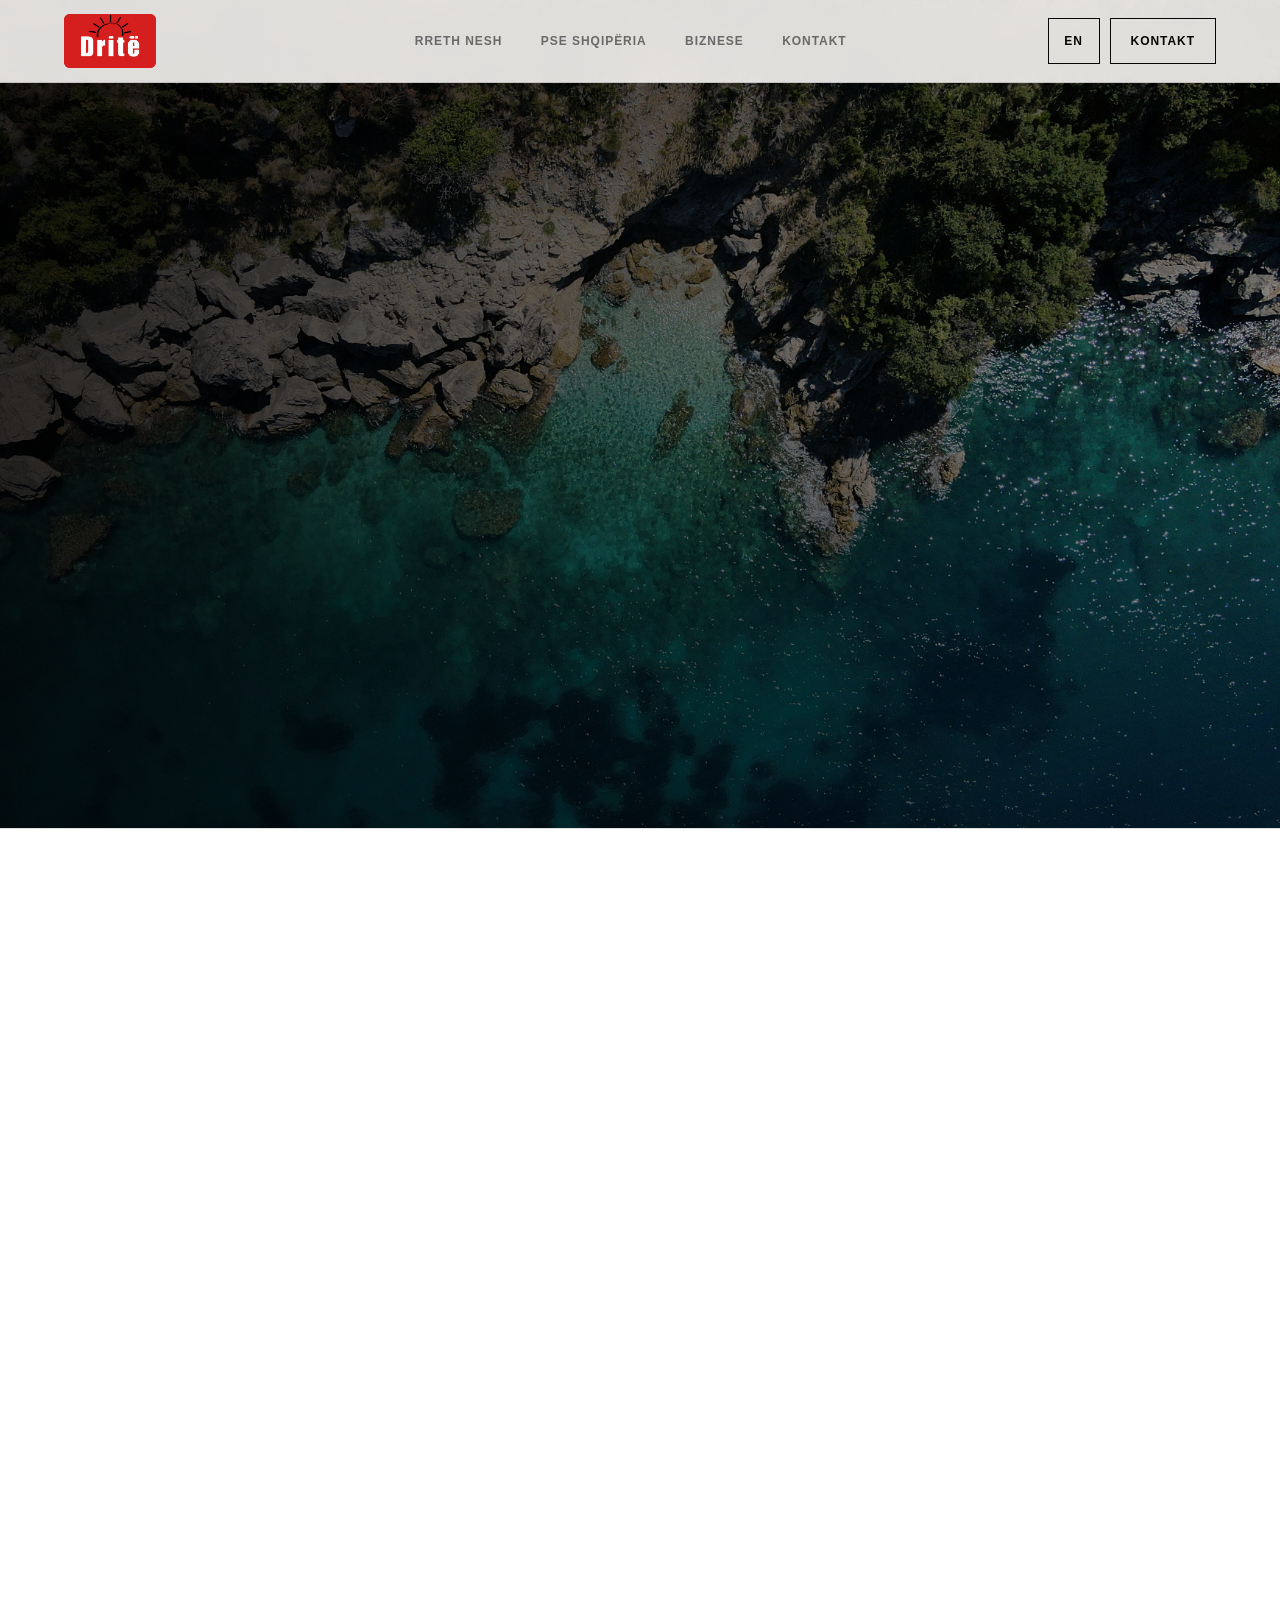
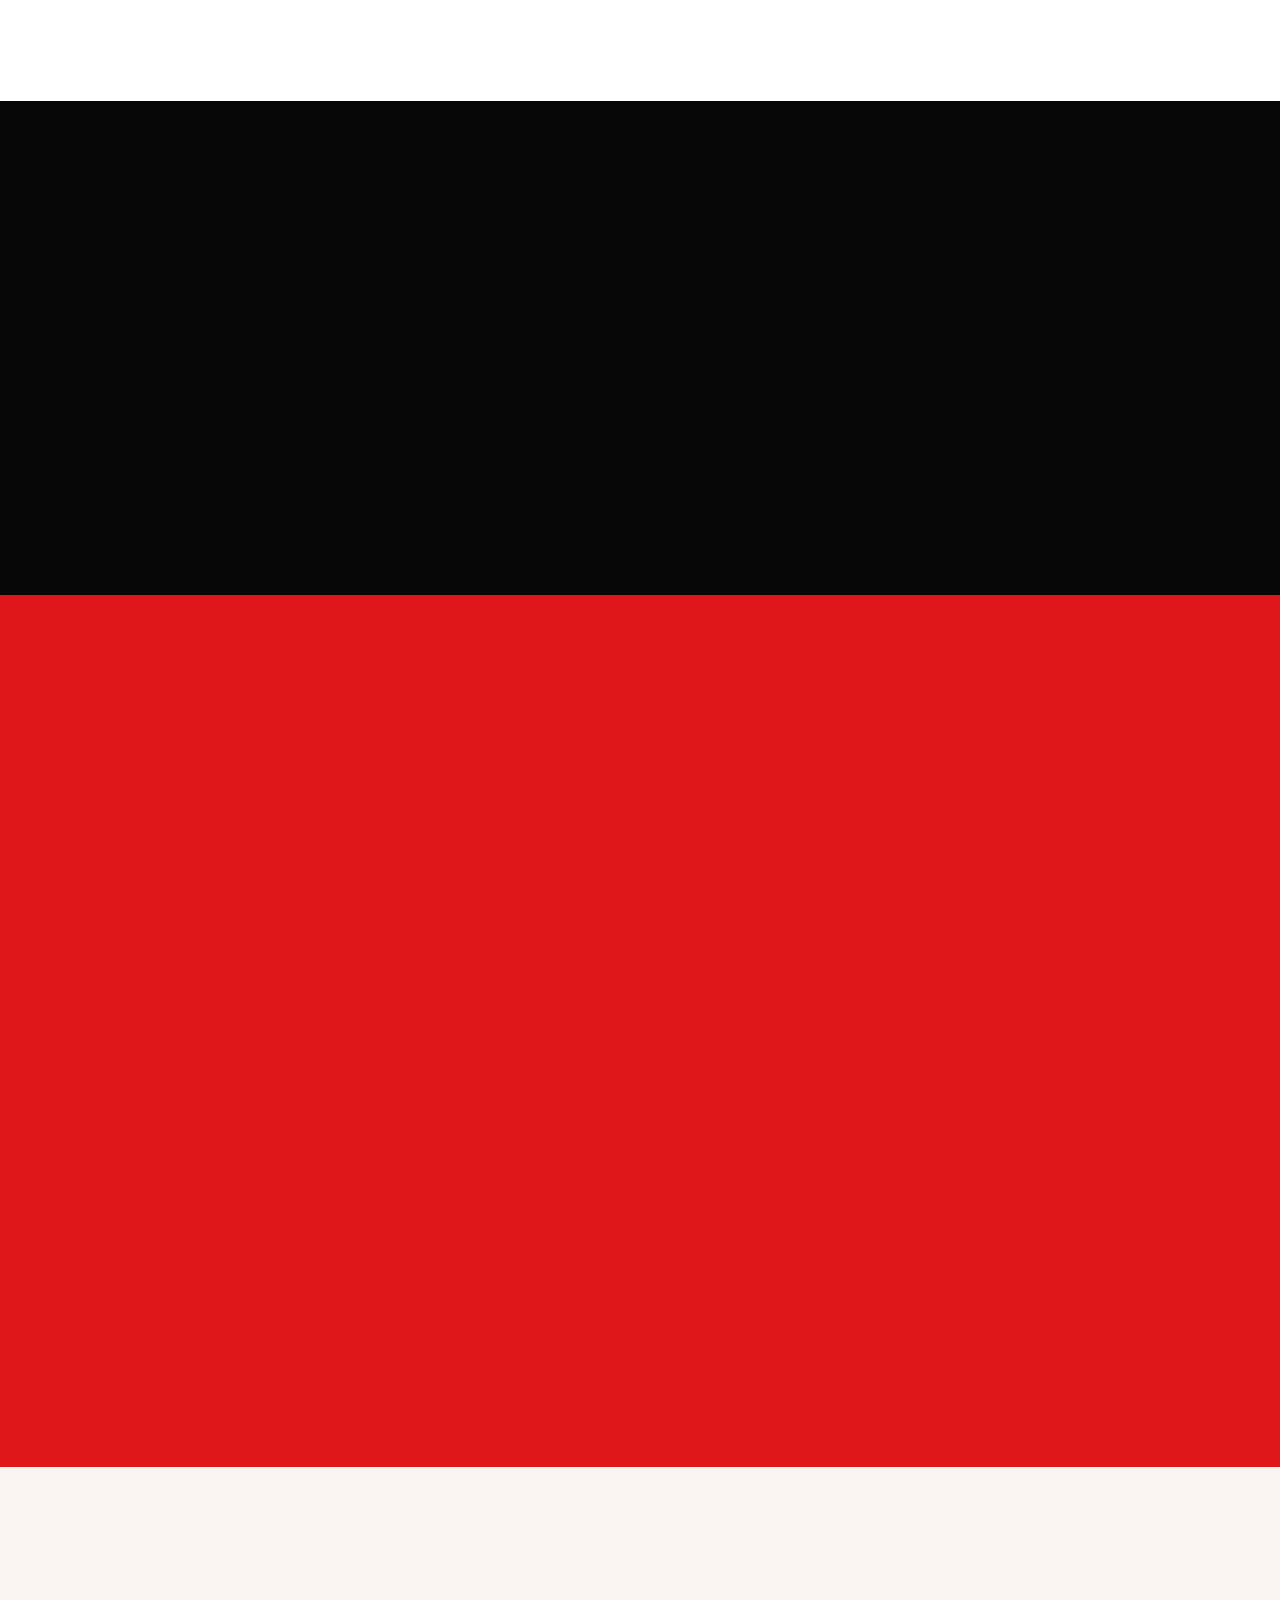
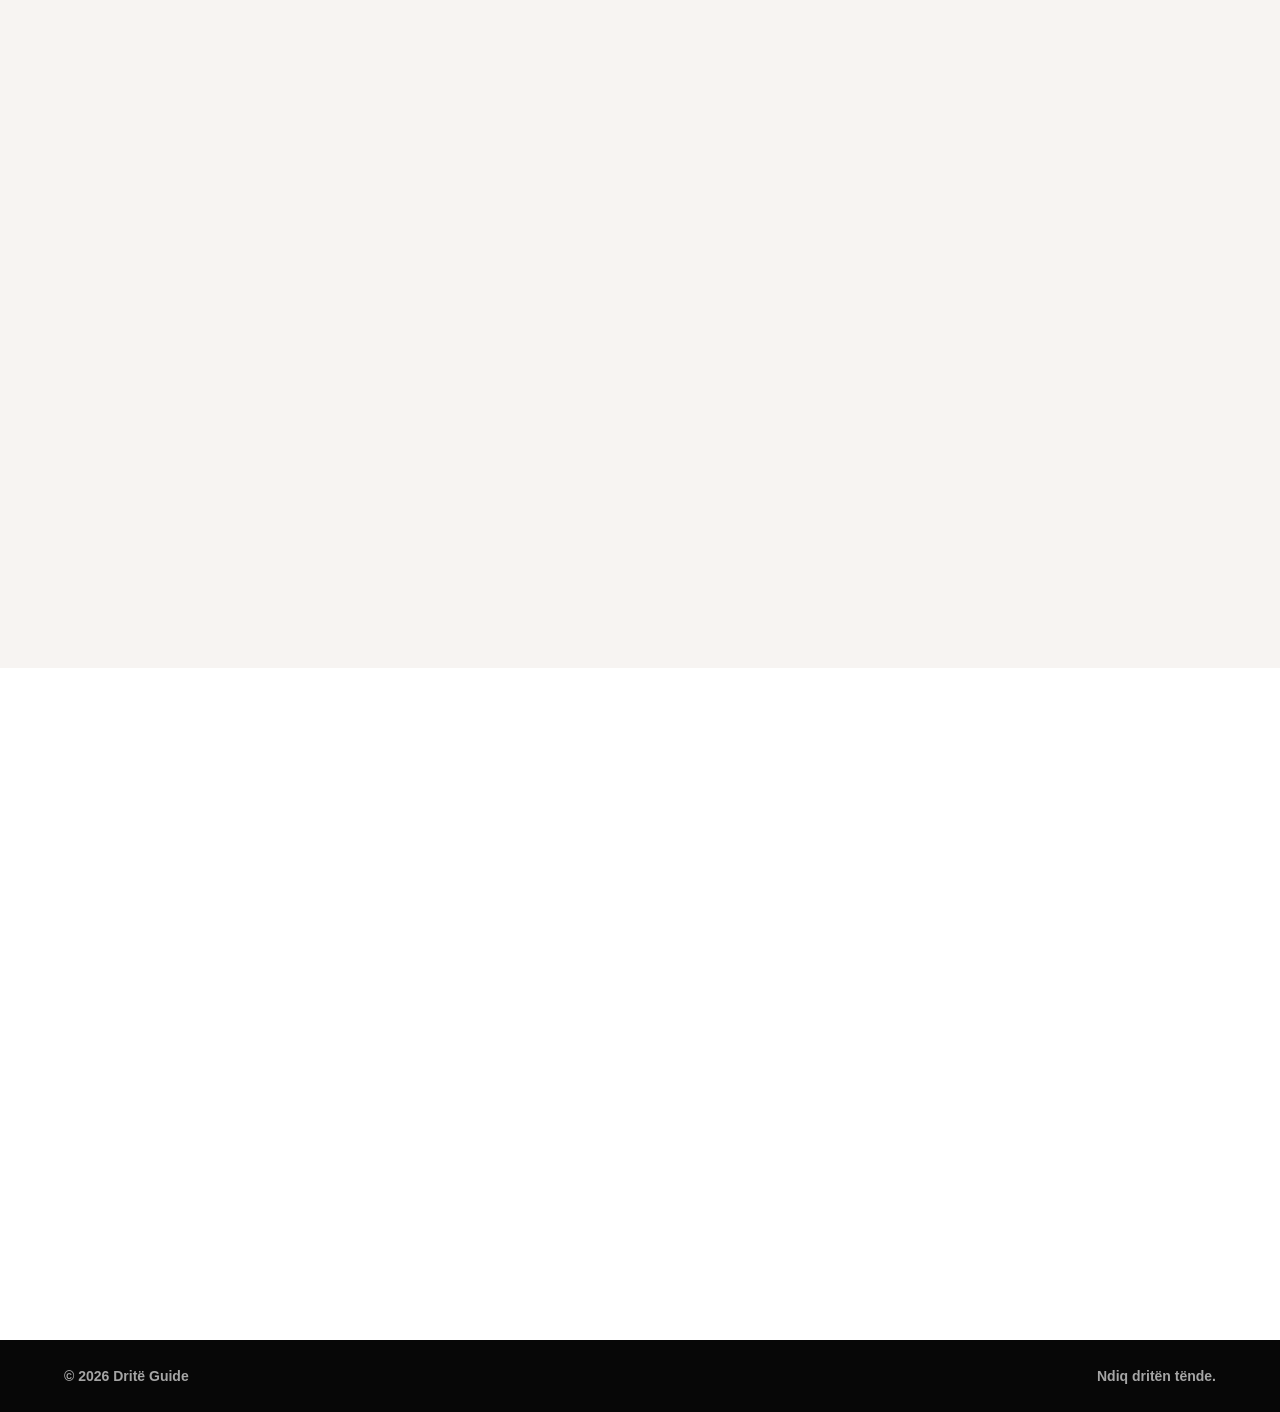
<file: index.html>
<!DOCTYPE html>
<html lang="sq">

<head>
    <meta charset="UTF-8" />
    <meta name="viewport" content="width=device-width, initial-scale=1.0" />
    <title>Dritë Guide | Travel Guide Albania</title>
    <meta name="description"
        content="Dritë Guide lidh turistët me vende autentike, biznese lokale dhe përvoja të zgjedhura në Shqipëri." />
    <meta name="referrer" content="strict-origin-when-cross-origin" />
    <meta http-equiv="Content-Security-Policy"
        content="default-src 'self'; base-uri 'self'; object-src 'none'; frame-ancestors 'none'; form-action 'none'; img-src 'self' data:; style-src 'self' https://fonts.googleapis.com; font-src https://fonts.gstatic.com; script-src 'self'; connect-src 'self'; upgrade-insecure-requests" />
    <link rel="stylesheet" href="styles.css" />
    <link rel="icon" type="img/png" href="./img/logo1.png">
</head>

<body>
    <header class="navbar">
        <a class="brand logo-brand" href="#top" aria-label="Dritë Guide home">
            <img src="./img/logo1.png" alt="Dritë Guide logo" />
        </a>

        <nav aria-label="Primary navigation">
            <a href="#about" data-i18n="navAbout">Rreth nesh</a>
            <a href="#why" data-i18n="navWhy">Pse Shqipëria</a>
            <a href="#business" data-i18n="navBusiness">Biznese</a>
            <a href="contact.html" data-i18n="navContact">Kontakt</a>
        </nav>

        <div class="nav-actions">
            <button class="lang-switch" type="button" aria-label="Switch language" data-lang-toggle>
                <span data-lang-label>EN</span>
            </button>
            <a class="nav-btn" href="contact.html" data-i18n="contactCta">Kontakt</a>
        </div>
    </header>

    <main id="top">
        <section class="hero">
            <div class="hero-copy reveal">
                <h1 data-i18n="heroTitle">Zbulo Shqipërinë me dritë të qartë.</h1>
                <p class="lead" data-i18n="heroLead">
                    Dritë Guide ndihmon udhëtarët të gjejnë restorante, hotele, vende lokale dhe përvoja
                    autentike pa zhurmë, pa konfuzion, vetëm rekomandime të zgjedhura me kujdes.
                </p>

                <div class="hero-actions">
                    <a class="btn primary" href="#about" data-i18n="heroPrimary">Eksploro guidën</a>
                    <a class="btn ghost" href="contact.html" data-i18n="heroSecondary">Kontakto</a>
                </div>
            </div>

            <div class="hero-mark reveal delay-1" aria-hidden="true">
                <img src="./img/albo.jpg" alt="" />
            </div>
        </section>

        <section id="about" class="section split">
            <div class="section-heading reveal">
                <p class="eyebrow" data-i18n="aboutEyebrow">Rreth nesh</p>
                <h2 data-i18n="aboutTitle">Një mënyrë më e pastër për të udhëtuar.</h2>
            </div>

            <div class="section-body reveal delay-1">
                <p data-i18n="aboutBody">
                    Ne ndërtojmë një guidë digjitale për njerëzit që duan të përjetojnë Shqipërinë me më
                    shumë besim: ku të hanë, ku të qëndrojnë, çfarë të vizitojnë dhe cilat biznese ia vlejnë.
                </p>
                <div class="stats">
                    <div>
                        <strong data-i18n="statOneTitle">Të zgjedhura</strong>
                        <span data-i18n="statOneBody">vende me kujdes</span>
                    </div>
                    <div>
                        <strong data-i18n="statTwoTitle">Vendase</strong>
                        <span data-i18n="statTwoBody">biznese shqiptare</span>
                    </div>
                    <div>
                        <strong data-i18n="statThreeTitle">Të qarta</strong>
                        <span data-i18n="statThreeBody">udhëzim i lehtë</span>
                    </div>
                </div>
            </div>
        </section>

        <section class="section feature-band">
            <article class="feature reveal">
                <span>01</span>
                <h3 data-i18n="featureOneTitle">Guidë për turistët</h3>
                <p data-i18n="featureOneBody">Rekomandime të shkurtra, të besueshme dhe të lehta për t'u përdorur gjatë udhëtimit.</p>
            </article>

            <article class="feature reveal delay-1">
                <span>02</span>
                <h3 data-i18n="featureTwoTitle">Dukshmëri për bizneset</h3>
                <p data-i18n="featureTwoBody">Prezencë profesionale për restorante, hotele, bare, transport dhe përvoja lokale.</p>
            </article>

            <article class="feature reveal delay-2">
                <span>03</span>
                <h3 data-i18n="featureThreeTitle">Identitet shqiptar</h3>
                <p data-i18n="featureThreeBody">Një platformë që e prezanton vendin me shije moderne dhe respekt për kulturën lokale.</p>
            </article>
        </section>

        <section id="why" class="section red-panel">
            <div class="reveal">
                <p class="eyebrow dark" data-i18n="whyEyebrow">Pse Shqipëria?</p>
                <h2 data-i18n="whyTitle">Sepse destinacionet më të mira shpesh fshihen në detaje.</h2>
            </div>
            <p class="reveal delay-1" data-i18n="whyBody">
                Nga bregdeti te qytetet historike, nga kuzhina tradicionale te mikpritja, Shqipëria ka
                shumë për të treguar. Dritë e bën këtë histori më të lehtë për t'u gjetur.
            </p>
        </section>

        <section id="business" class="section business">
            <div class="business-copy reveal">
                <p class="eyebrow" data-i18n="businessEyebrow">Për bizneset</p>
                <h2 data-i18n="businessTitle">Na kontakto për Dritë Guide.</h2>
                <p data-i18n="businessBody">
                    Nëse ke një biznes turistik në Shqipëri, na shkruaj direkt dhe ekipi ynë do të të përgjigjet.
                </p>
                <a class="btn primary" href="contact.html" data-i18n="businessButton">Kontakto ekipin</a>
            </div>

            <div class="business-list reveal delay-1">
                <h3 data-i18n="categoriesTitle">Kategoritë</h3>
                <ul>
                    <li data-i18n="categoryOne">Restorante</li>
                    <li data-i18n="categoryTwo">Kafene</li>
                    <li data-i18n="categoryThree">Hotele dhe akomodime</li>
                    <li data-i18n="categoryFour">Bare dhe ambiente nate</li>
                    <li data-i18n="categoryFive">Taksi dhe transport</li>
                    <li data-i18n="categorySix">Përvoja lokale</li>
                    <li data-i18n="categorySeven">Vende të veçanta</li>
                </ul>
            </div>
        </section>

        <section class="section benefits">
            <div class="section-heading reveal">
                <p class="eyebrow" data-i18n="benefitsEyebrow">Avantazhet</p>
                <h2 data-i18n="benefitsTitle">Pse bizneset zgjedhin Dritë?</h2>
            </div>

            <div class="benefit-grid">
                <div class="benefit reveal">
                    <h3 data-i18n="benefitOneTitle">Më shumë dukshmëri</h3>
                    <p data-i18n="benefitOneBody">Shfaq biznesin te udhëtarët që po kërkojnë rekomandime reale.</p>
                </div>
                <div class="benefit reveal delay-1">
                    <h3 data-i18n="benefitTwoTitle">Prezencë e pastër</h3>
                    <p data-i18n="benefitTwoBody">Një faqe e kuruar me informacion të qartë, pamje moderne dhe kontakt të lehtë.</p>
                </div>
                <div class="benefit reveal delay-2">
                    <h3 data-i18n="benefitThreeTitle">Besim më i madh</h3>
                    <p data-i18n="benefitThreeBody">Rekomandimet e zgjedhura ndihmojnë turistët të vendosin më shpejt.</p>
                </div>
            </div>
        </section>
    </main>

    <footer>
        <span data-i18n="footerBrand">© 2026 Dritë Guide</span>
        <span data-i18n="footerLine">Ndiq dritën tënde.</span>
    </footer>
    <script src="index.js" defer></script>
</body>

</html>
</file>
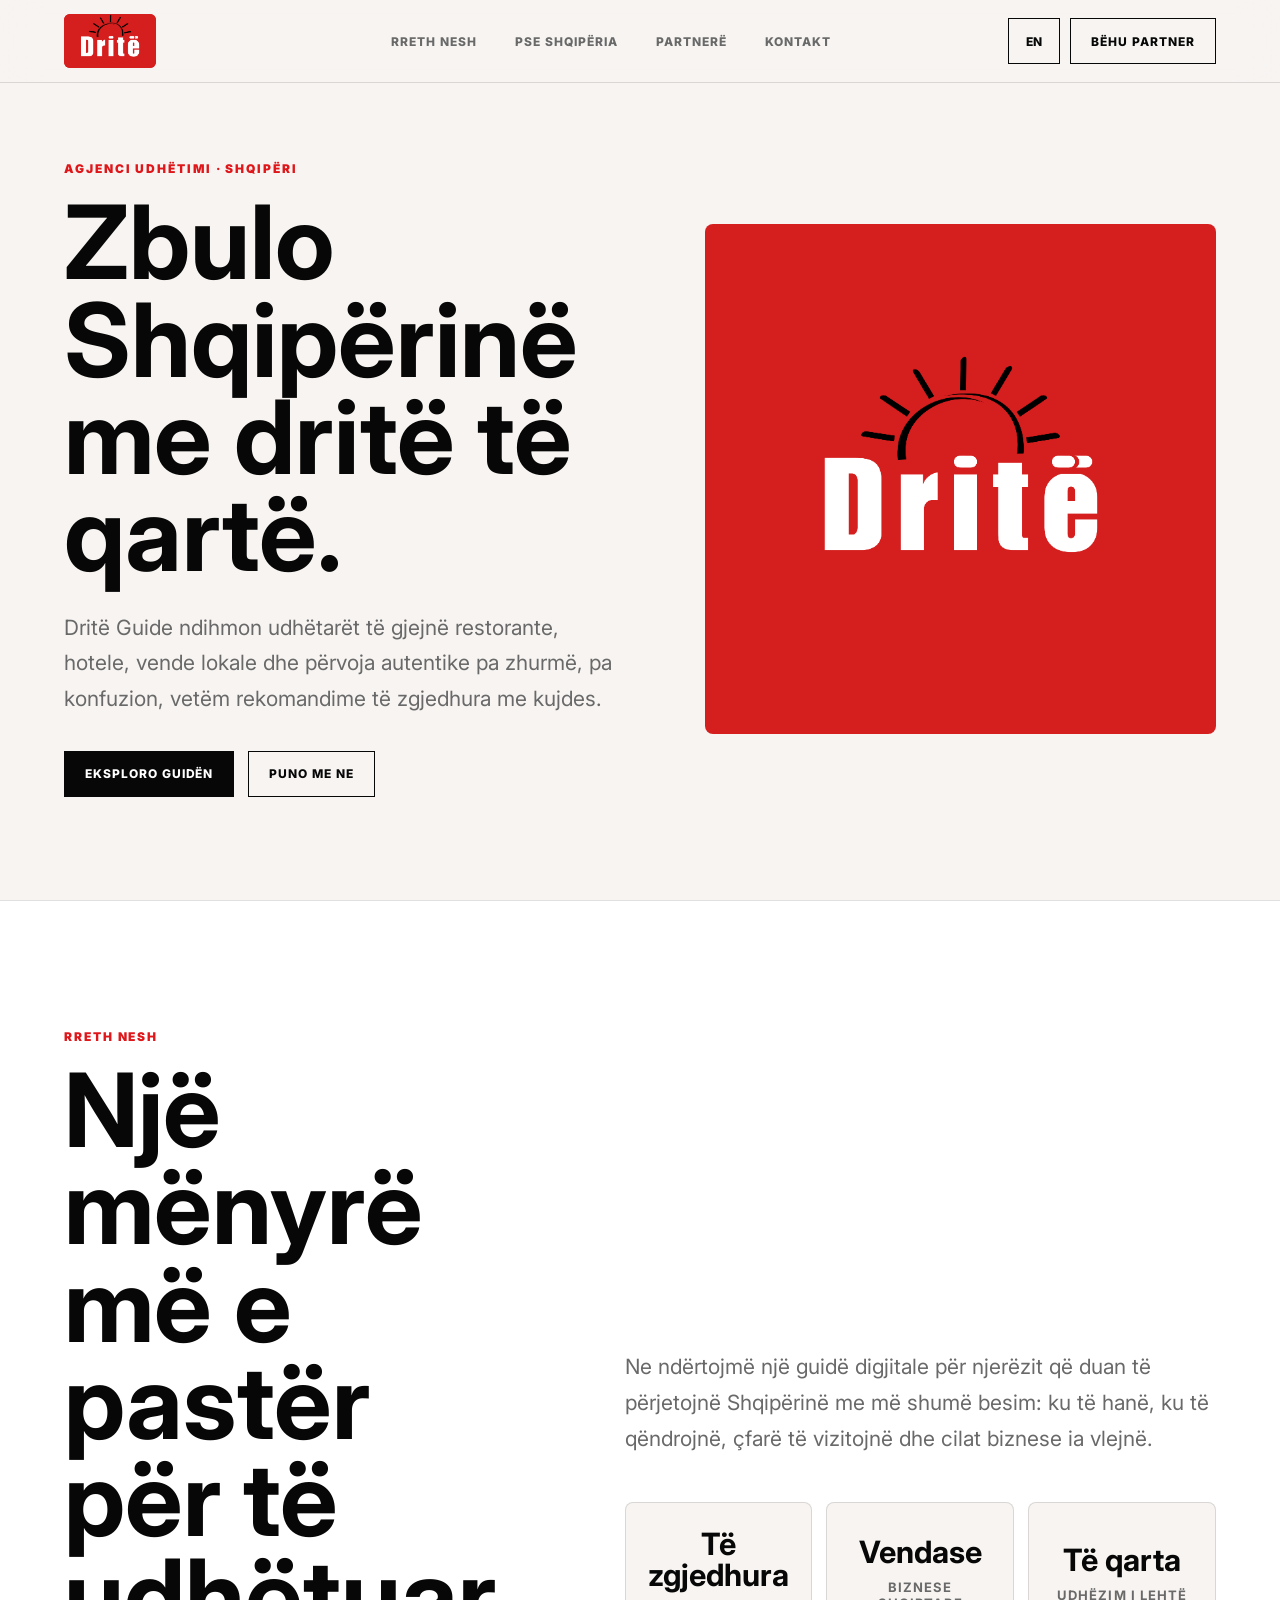
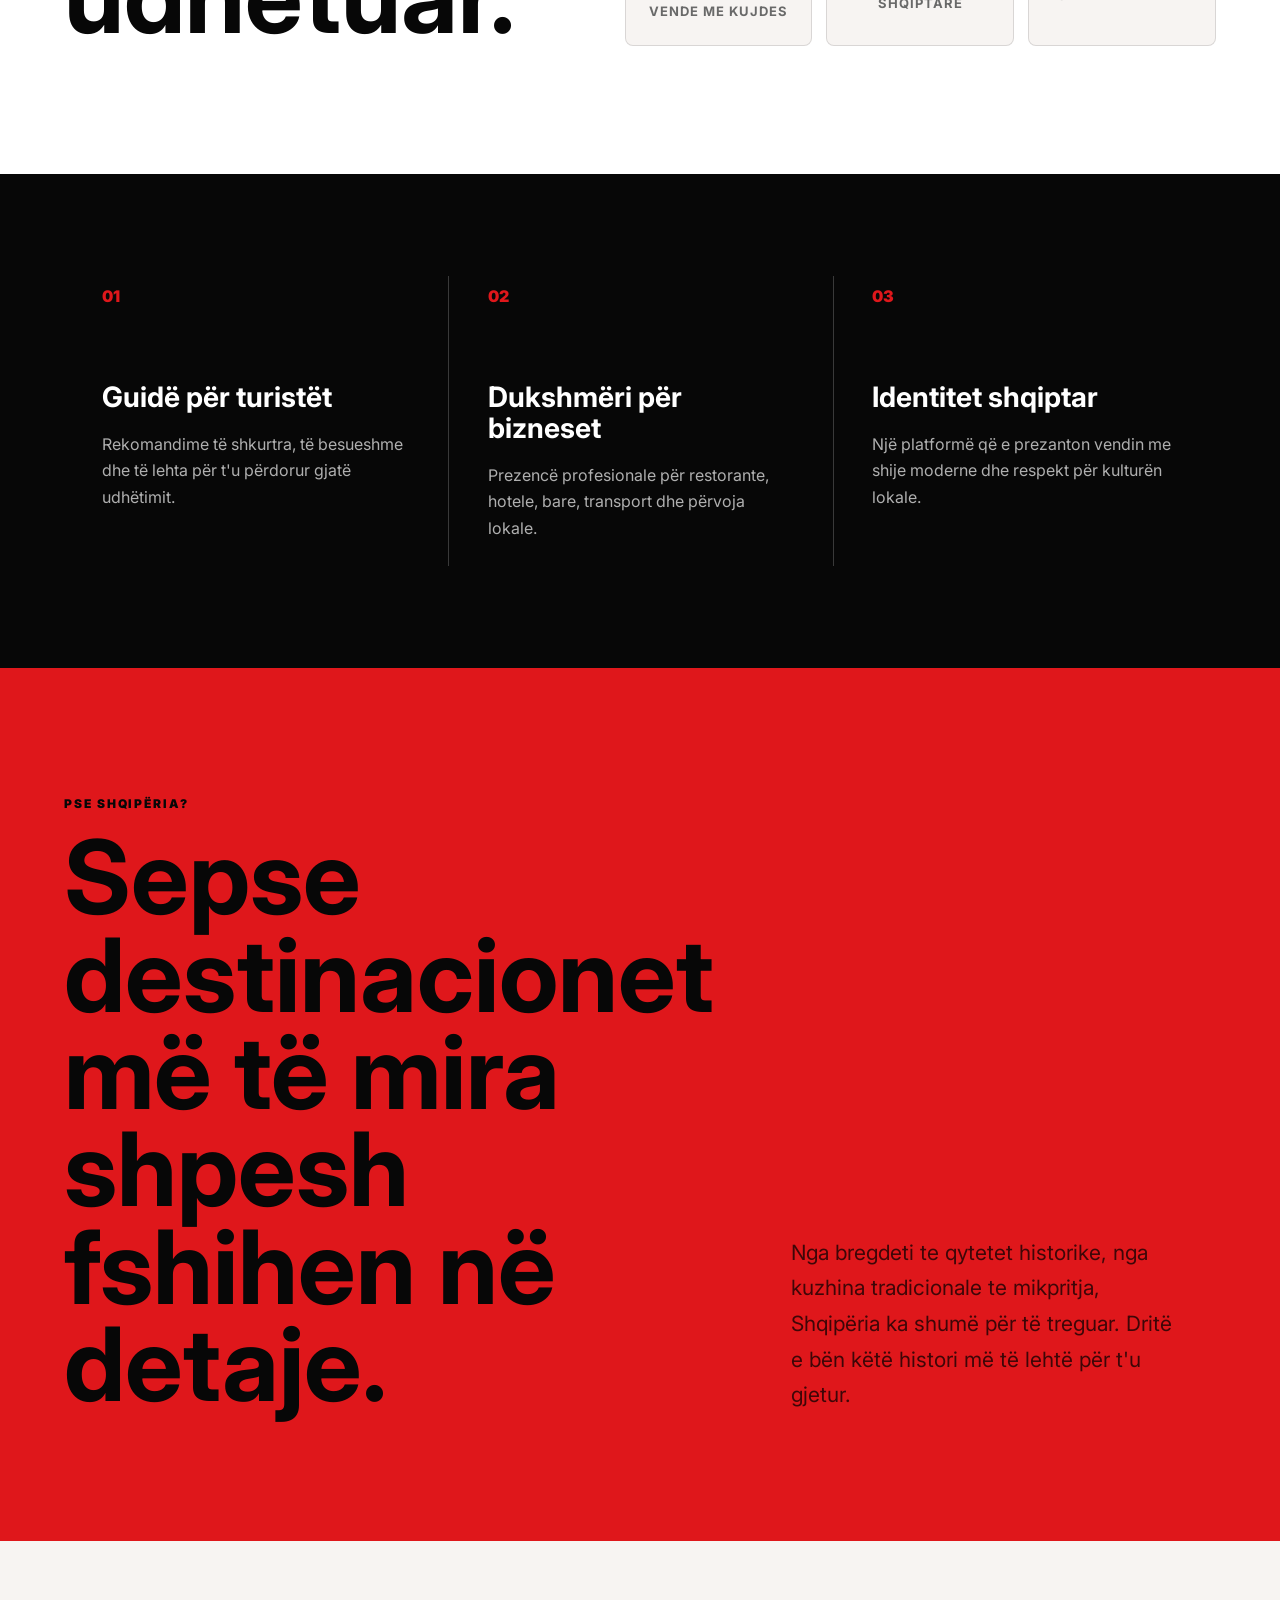
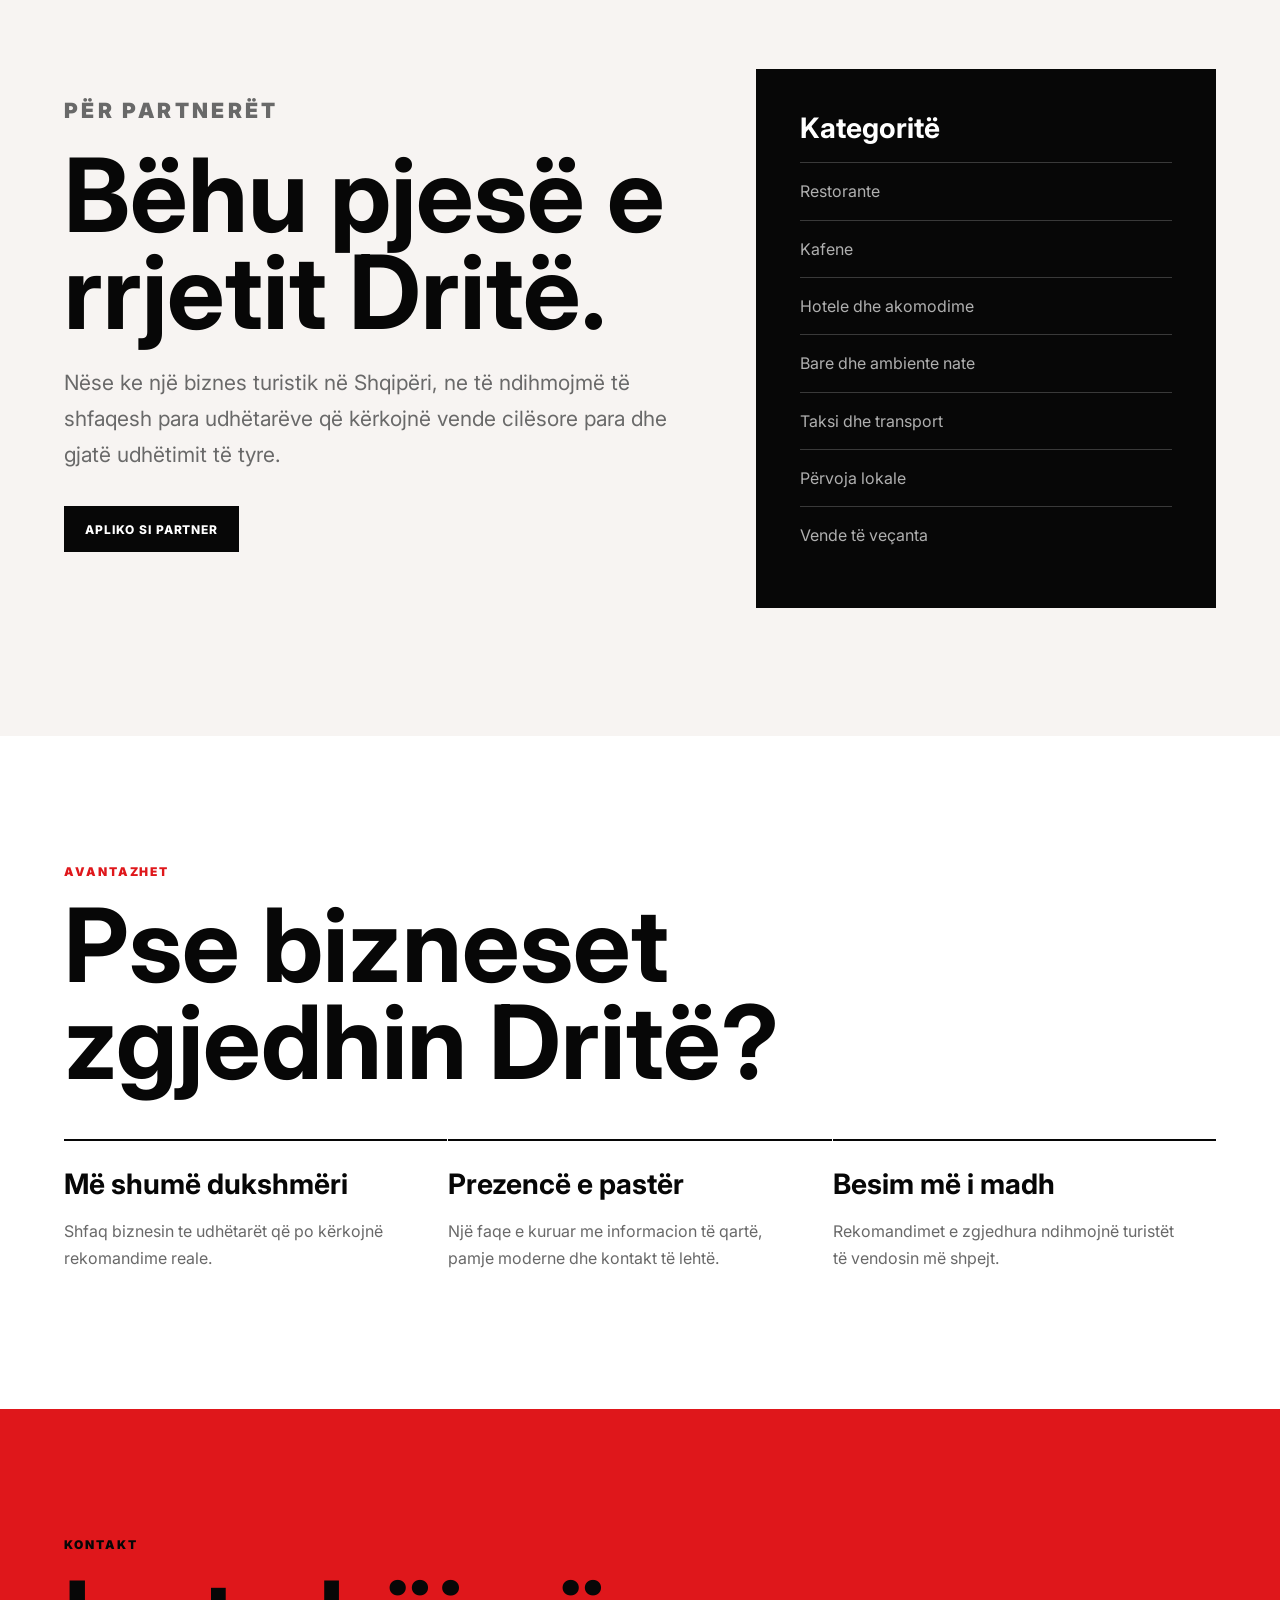
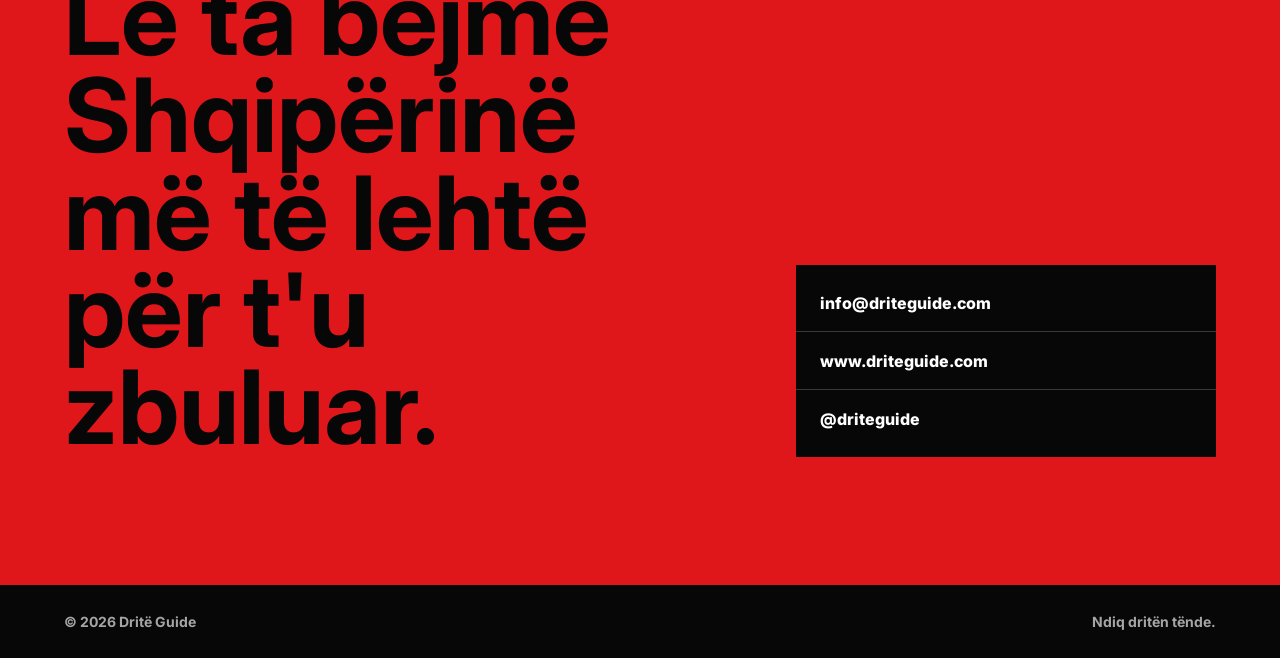
<file: src/index.html>
<!DOCTYPE html>
<html lang="sq">

<head>
    <meta charset="UTF-8" />
    <meta name="viewport" content="width=device-width, initial-scale=1.0" />
    <title>Dritë Guide | Travel Guide Albania</title>
    <meta name="description"
        content="Dritë Guide lidh turistët me vende autentike, biznese lokale dhe përvoja të zgjedhura në Shqipëri." />
    <link rel="stylesheet" href="styles.css" />
</head>

<body>
    <header class="navbar">
        <a class="brand logo-brand" href="#top" aria-label="Dritë Guide home">
            <img src="./img/logo1.png" alt="Dritë Guide logo" />
        </a>

        <nav aria-label="Primary navigation">
            <a href="#about" data-i18n="navAbout">Rreth nesh</a>
            <a href="#why" data-i18n="navWhy">Pse Shqipëria</a>
            <a href="#partners" data-i18n="navPartners">Partnerë</a>
            <a href="#contact" data-i18n="navContact">Kontakt</a>
        </nav>

        <div class="nav-actions">
            <button class="lang-switch" type="button" aria-label="Switch language" data-lang-toggle>
                <span data-lang-label>EN</span>
            </button>
            <a class="nav-btn" href="partner.html" data-i18n="partnerCta">Bëhu partner</a>
        </div>
    </header>

    <main id="top">
        <section class="hero">
            <div class="hero-copy reveal">
                <p class="eyebrow" data-i18n="heroEyebrow">Agjenci udhëtimi · Shqipëri</p>
                <h1 data-i18n="heroTitle">Zbulo Shqipërinë me dritë të qartë.</h1>
                <p class="lead" data-i18n="heroLead">
                    Dritë Guide ndihmon udhëtarët të gjejnë restorante, hotele, vende lokale dhe përvoja
                    autentike pa zhurmë, pa konfuzion, vetëm rekomandime të zgjedhura me kujdes.
                </p>

                <div class="hero-actions">
                    <a class="btn primary" href="#about" data-i18n="heroPrimary">Eksploro guidën</a>
                    <a class="btn ghost" href="#partners" data-i18n="heroSecondary">Puno me ne</a>
                </div>
            </div>

            <div class="hero-mark reveal delay-1" aria-hidden="true">
                <img src="./img/logo1.png" alt="" />
            </div>
        </section>

        <section id="about" class="section split">
            <div class="section-heading reveal">
                <p class="eyebrow" data-i18n="aboutEyebrow">Rreth nesh</p>
                <h2 data-i18n="aboutTitle">Një mënyrë më e pastër për të udhëtuar.</h2>
            </div>

            <div class="section-body reveal delay-1">
                <p data-i18n="aboutBody">
                    Ne ndërtojmë një guidë digjitale për njerëzit që duan të përjetojnë Shqipërinë me më
                    shumë besim: ku të hanë, ku të qëndrojnë, çfarë të vizitojnë dhe cilat biznese ia vlejnë.
                </p>
                <div class="stats">
                    <div>
                        <strong data-i18n="statOneTitle">Të zgjedhura</strong>
                        <span data-i18n="statOneBody">vende me kujdes</span>
                    </div>
                    <div>
                        <strong data-i18n="statTwoTitle">Vendase</strong>
                        <span data-i18n="statTwoBody">biznese shqiptare</span>
                    </div>
                    <div>
                        <strong data-i18n="statThreeTitle">Të qarta</strong>
                        <span data-i18n="statThreeBody">udhëzim i lehtë</span>
                    </div>
                </div>
            </div>
        </section>

        <section class="section feature-band">
            <article class="feature reveal">
                <span>01</span>
                <h3 data-i18n="featureOneTitle">Guidë për turistët</h3>
                <p data-i18n="featureOneBody">Rekomandime të shkurtra, të besueshme dhe të lehta për t'u përdorur gjatë udhëtimit.</p>
            </article>

            <article class="feature reveal delay-1">
                <span>02</span>
                <h3 data-i18n="featureTwoTitle">Dukshmëri për bizneset</h3>
                <p data-i18n="featureTwoBody">Prezencë profesionale për restorante, hotele, bare, transport dhe përvoja lokale.</p>
            </article>

            <article class="feature reveal delay-2">
                <span>03</span>
                <h3 data-i18n="featureThreeTitle">Identitet shqiptar</h3>
                <p data-i18n="featureThreeBody">Një platformë që e prezanton vendin me shije moderne dhe respekt për kulturën lokale.</p>
            </article>
        </section>

        <section id="why" class="section red-panel">
            <div class="reveal">
                <p class="eyebrow dark" data-i18n="whyEyebrow">Pse Shqipëria?</p>
                <h2 data-i18n="whyTitle">Sepse destinacionet më të mira shpesh fshihen në detaje.</h2>
            </div>
            <p class="reveal delay-1" data-i18n="whyBody">
                Nga bregdeti te qytetet historike, nga kuzhina tradicionale te mikpritja, Shqipëria ka
                shumë për të treguar. Dritë e bën këtë histori më të lehtë për t'u gjetur.
            </p>
        </section>

        <section id="partners" class="section partners">
            <div class="partner-copy reveal">
                <p class="eyebrow" data-i18n="partnersEyebrow">Për partnerët</p>
                <h2 data-i18n="partnersTitle">Bëhu pjesë e rrjetit Dritë.</h2>
                <p data-i18n="partnersBody">
                    Nëse ke një biznes turistik në Shqipëri, ne të ndihmojmë të shfaqesh para udhëtarëve
                    që kërkojnë vende cilësore para dhe gjatë udhëtimit të tyre.
                </p>
                <a class="btn primary" href="partner.html" data-i18n="partnersButton">Apliko si partner</a>
            </div>

            <div class="partner-list reveal delay-1">
                <h3 data-i18n="categoriesTitle">Kategoritë</h3>
                <ul>
                    <li data-i18n="categoryOne">Restorante</li>
                    <li data-i18n="categoryTwo">Kafene</li>
                    <li data-i18n="categoryThree">Hotele dhe akomodime</li>
                    <li data-i18n="categoryFour">Bare dhe ambiente nate</li>
                    <li data-i18n="categoryFive">Taksi dhe transport</li>
                    <li data-i18n="categorySix">Përvoja lokale</li>
                    <li data-i18n="categorySeven">Vende të veçanta</li>
                </ul>
            </div>
        </section>

        <section class="section benefits">
            <div class="section-heading reveal">
                <p class="eyebrow" data-i18n="benefitsEyebrow">Avantazhet</p>
                <h2 data-i18n="benefitsTitle">Pse bizneset zgjedhin Dritë?</h2>
            </div>

            <div class="benefit-grid">
                <div class="benefit reveal">
                    <h3 data-i18n="benefitOneTitle">Më shumë dukshmëri</h3>
                    <p data-i18n="benefitOneBody">Shfaq biznesin te udhëtarët që po kërkojnë rekomandime reale.</p>
                </div>
                <div class="benefit reveal delay-1">
                    <h3 data-i18n="benefitTwoTitle">Prezencë e pastër</h3>
                    <p data-i18n="benefitTwoBody">Një faqe e kuruar me informacion të qartë, pamje moderne dhe kontakt të lehtë.</p>
                </div>
                <div class="benefit reveal delay-2">
                    <h3 data-i18n="benefitThreeTitle">Besim më i madh</h3>
                    <p data-i18n="benefitThreeBody">Rekomandimet e zgjedhura ndihmojnë turistët të vendosin më shpejt.</p>
                </div>
            </div>
        </section>

        <section id="contact" class="contact">
            <div class="reveal">
                <p class="eyebrow dark" data-i18n="contactEyebrow">Kontakt</p>
                <h2 data-i18n="contactTitle">Le ta bëjmë Shqipërinë më të lehtë për t'u zbuluar.</h2>
            </div>

            <div class="contact-card reveal delay-1">
                <a href="mailto:info@driteguide.com">info@driteguide.com</a>
                <a href="https://www.driteguide.com">www.driteguide.com</a>
                <span>@driteguide</span>
            </div>
        </section>
    </main>

    <footer>
        <span data-i18n="footerBrand">© 2026 Dritë Guide</span>
        <span data-i18n="footerLine">Ndiq dritën tënde.</span>
    </footer>

    <script>
        const translations = {
            sq: {
                navAbout: "Rreth nesh",
                navWhy: "Pse Shqipëria",
                navPartners: "Partnerë",
                navContact: "Kontakt",
                partnerCta: "Bëhu partner",
                heroEyebrow: "Agjenci udhëtimi · Shqipëri",
                heroTitle: "Zbulo Shqipërinë me dritë të qartë.",
                heroLead: "Dritë Guide ndihmon udhëtarët të gjejnë restorante, hotele, vende lokale dhe përvoja autentike pa zhurmë, pa konfuzion, vetëm rekomandime të zgjedhura me kujdes.",
                heroPrimary: "Eksploro guidën",
                heroSecondary: "Puno me ne",
                heroMark: "Guida jote në Shqipëri",
                aboutEyebrow: "Rreth nesh",
                aboutTitle: "Një mënyrë më e pastër për të udhëtuar.",
                aboutBody: "Ne ndërtojmë një guidë digjitale për njerëzit që duan të përjetojnë Shqipërinë me më shumë besim: ku të hanë, ku të qëndrojnë, çfarë të vizitojnë dhe cilat biznese ia vlejnë.",
                statOneTitle: "Të zgjedhura",
                statOneBody: "vende me kujdes",
                statTwoTitle: "Vendase",
                statTwoBody: "biznese shqiptare",
                statThreeTitle: "Të qarta",
                statThreeBody: "udhëzim i lehtë",
                featureOneTitle: "Guidë për turistët",
                featureOneBody: "Rekomandime të shkurtra, të besueshme dhe të lehta për t'u përdorur gjatë udhëtimit.",
                featureTwoTitle: "Dukshmëri për bizneset",
                featureTwoBody: "Prezencë profesionale për restorante, hotele, bare, transport dhe përvoja lokale.",
                featureThreeTitle: "Identitet shqiptar",
                featureThreeBody: "Një platformë që e prezanton vendin me shije moderne dhe respekt për kulturën lokale.",
                whyEyebrow: "Pse Shqipëria?",
                whyTitle: "Sepse destinacionet më të mira shpesh fshihen në detaje.",
                whyBody: "Nga bregdeti te qytetet historike, nga kuzhina tradicionale te mikpritja, Shqipëria ka shumë për të treguar. Dritë e bën këtë histori më të lehtë për t'u gjetur.",
                partnersEyebrow: "Për partnerët",
                partnersTitle: "Bëhu pjesë e rrjetit Dritë.",
                partnersBody: "Nëse ke një biznes turistik në Shqipëri, ne të ndihmojmë të shfaqesh para udhëtarëve që kërkojnë vende cilësore para dhe gjatë udhëtimit të tyre.",
                partnersButton: "Apliko si partner",
                categoriesTitle: "Kategoritë",
                categoryOne: "Restorante",
                categoryTwo: "Kafene",
                categoryThree: "Hotele dhe akomodime",
                categoryFour: "Bare dhe ambiente nate",
                categoryFive: "Taksi dhe transport",
                categorySix: "Përvoja lokale",
                categorySeven: "Vende të veçanta",
                benefitsEyebrow: "Avantazhet",
                benefitsTitle: "Pse bizneset zgjedhin Dritë?",
                benefitOneTitle: "Më shumë dukshmëri",
                benefitOneBody: "Shfaq biznesin te udhëtarët që po kërkojnë rekomandime reale.",
                benefitTwoTitle: "Prezencë e pastër",
                benefitTwoBody: "Një faqe e kuruar me informacion të qartë, pamje moderne dhe kontakt të lehtë.",
                benefitThreeTitle: "Besim më i madh",
                benefitThreeBody: "Rekomandimet e zgjedhura ndihmojnë turistët të vendosin më shpejt.",
                contactEyebrow: "Kontakt",
                contactTitle: "Le ta bëjmë Shqipërinë më të lehtë për t'u zbuluar.",
                footerBrand: "© 2026 Dritë Guide",
                footerLine: "Ndiq dritën tënde."
            },
            en: {
                navAbout: "About",
                navWhy: "Why Albania",
                navPartners: "Partners",
                navContact: "Contact",
                partnerCta: "Become a partner",
                heroEyebrow: "Travel guide agency · Albania",
                heroTitle: "Discover Albania with a clearer guide.",
                heroLead: "Dritë Guide helps travelers find restaurants, hotels, local places, and authentic experiences without noise or confusion, only carefully selected recommendations.",
                heroPrimary: "Explore the guide",
                heroSecondary: "Work with us",
                heroMark: "Your guide in Albania",
                aboutEyebrow: "About",
                aboutTitle: "A cleaner way to travel.",
                aboutBody: "We are building a digital guide for people who want to experience Albania with more confidence: where to eat, where to stay, what to visit, and which local businesses are worth their time.",
                statOneTitle: "Curated",
                statOneBody: "carefully chosen places",
                statTwoTitle: "Local",
                statTwoBody: "Albanian businesses",
                statThreeTitle: "Simple",
                statThreeBody: "easy guidance",
                featureOneTitle: "Guide for travelers",
                featureOneBody: "Short, trusted, and easy recommendations for people already on the move.",
                featureTwoTitle: "Visibility for businesses",
                featureTwoBody: "A professional presence for restaurants, hotels, bars, transport, and local experiences.",
                featureThreeTitle: "Albanian identity",
                featureThreeBody: "A platform that presents the country with modern taste and respect for local culture.",
                whyEyebrow: "Why Albania?",
                whyTitle: "Because the best destinations are often hidden in the details.",
                whyBody: "From the coast to historic cities, from traditional food to hospitality, Albania has a lot to show. Dritë makes that story easier to find.",
                partnersEyebrow: "For partners",
                partnersTitle: "Join the Dritë network.",
                partnersBody: "If you have a tourism business in Albania, we help you appear in front of travelers who are looking for quality places before and during their trip.",
                partnersButton: "Apply as partner",
                categoriesTitle: "Categories",
                categoryOne: "Restaurants",
                categoryTwo: "Coffee shops",
                categoryThree: "Hotels and stays",
                categoryFour: "Bars and lounges",
                categoryFive: "Taxi and transport",
                categorySix: "Local experiences",
                categorySeven: "Hidden gems",
                benefitsEyebrow: "Benefits",
                benefitsTitle: "Why businesses choose Dritë?",
                benefitOneTitle: "More visibility",
                benefitOneBody: "Show your business to travelers looking for real recommendations.",
                benefitTwoTitle: "Clean presence",
                benefitTwoBody: "A curated page with clear information, modern visuals, and easy contact.",
                benefitThreeTitle: "More trust",
                benefitThreeBody: "Selected recommendations help travelers decide faster.",
                contactEyebrow: "Contact",
                contactTitle: "Let’s make Albania easier to discover.",
                footerBrand: "© 2026 Dritë Guide",
                footerLine: "Follow your light."
            }
        };

        const languageButton = document.querySelector("[data-lang-toggle]");
        const languageLabel = document.querySelector("[data-lang-label]");

        function setLanguage(language) {
            document.documentElement.lang = language === "sq" ? "sq" : "en";
            document.querySelectorAll("[data-i18n]").forEach((element) => {
                const key = element.dataset.i18n;
                element.textContent = translations[language][key];
            });
            languageLabel.textContent = language === "sq" ? "EN" : "SQ";
            localStorage.setItem("drite-language", language);
        }

        languageButton.addEventListener("click", () => {
            const nextLanguage = document.documentElement.lang === "sq" ? "en" : "sq";
            setLanguage(nextLanguage);
        });

        setLanguage(localStorage.getItem("drite-language") || "sq");

        const observer = new IntersectionObserver((entries) => {
            entries.forEach((entry) => {
                if (entry.isIntersecting) {
                    entry.target.classList.add("is-visible");
                    observer.unobserve(entry.target);
                }
            });
        }, { threshold: 0.18 });

        document.querySelectorAll(".reveal").forEach((element) => observer.observe(element));
    </script>
</body>

</html>
</file>
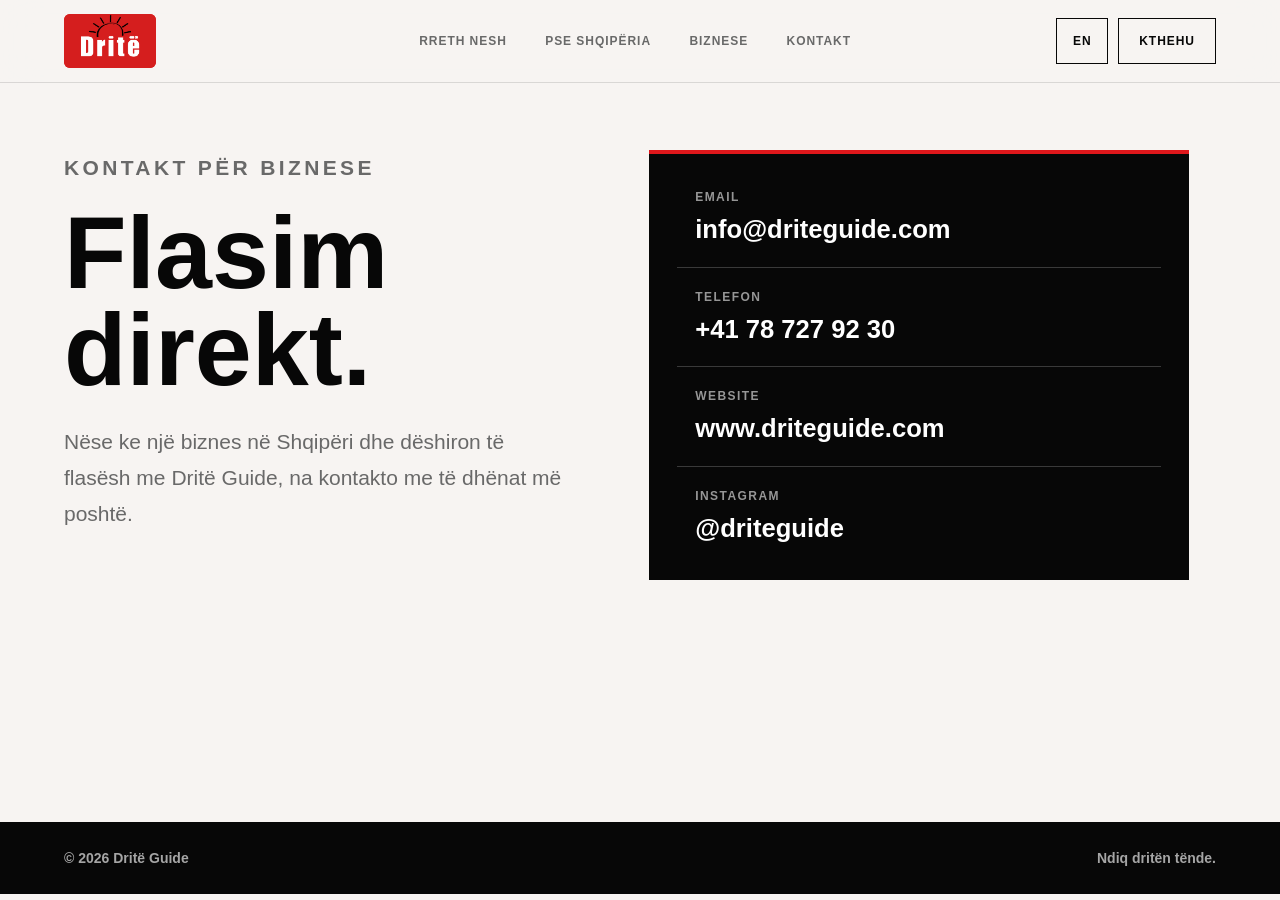
<file: contact.html>
<!DOCTYPE html>
<html lang="sq">

<head>
    <meta charset="UTF-8" />
    <meta name="viewport" content="width=device-width, initial-scale=1.0" />
    <title>Kontakt | Dritë Guide</title>
    <meta name="description" content="Kontakto Dritë Guide për bashkëpunime, biznese lokale dhe pyetje të përgjithshme." />
    <meta name="referrer" content="strict-origin-when-cross-origin" />
    <meta http-equiv="Content-Security-Policy"
        content="default-src 'self'; base-uri 'self'; object-src 'none'; frame-ancestors 'none'; form-action 'none'; img-src 'self' data:; style-src 'self' https://fonts.googleapis.com; font-src https://fonts.gstatic.com; script-src 'self'; connect-src 'self'; upgrade-insecure-requests" />
    <link rel="stylesheet" href="styles.css" />
    <link rel="icon" type="img/png" href="./img/logo1.png">
</head>

<body class="contact-page">
    <header class="navbar">
        <a class="brand logo-brand" href="index.html" aria-label="Dritë Guide home">
            <img src="./img/logo1.png" alt="Dritë Guide logo" />
        </a>

        <nav aria-label="Primary navigation">
            <a href="index.html#about" data-i18n="navAbout">Rreth nesh</a>
            <a href="index.html#why" data-i18n="navWhy">Pse Shqipëria</a>
            <a href="index.html#business" data-i18n="navBusiness">Biznese</a>
            <a href="index.html#contact" data-i18n="navContact">Kontakt</a>
        </nav>

        <div class="nav-actions">
            <button class="lang-switch" type="button" aria-label="Switch language" data-lang-toggle>
                <span data-lang-label>EN</span>
            </button>
            <a class="nav-btn" href="index.html" data-i18n="backButton">Kthehu</a>
        </div>
    </header>

    <main>
        <section class="contact-hero">
            <div class="contact-copy reveal">
                <p class="eyebrow" data-i18n="pageEyebrow">Kontakt për biznese</p>
                <h1 data-i18n="pageTitle">Flasim direkt.</h1>
                <p class="lead" data-i18n="pageLead">
                    Nëse ke një biznes në Shqipëri dhe dëshiron të flasësh me Dritë Guide, na kontakto me të dhënat më poshtë.
                </p>
            </div>

            <div class="contact-details reveal delay-1" aria-label="Dritë Guide contact details">
                <a class="contact-method" href="mailto:info@driteguide.com">
                    <span data-i18n="emailLabel">Email</span>
                    <strong>info@driteguide.com</strong>
                </a>
                <a class="contact-method" href="tel:+355691234567">
                    <span data-i18n="phoneLabel">Telefon</span>
                    <strong>+41 78 727 92 30</strong>
                </a>
                <a class="contact-method" href="https://www.driteguide.com">
                    <span data-i18n="websiteLabel">Website</span>
                    <strong>www.driteguide.com</strong>
                </a>
                <a class="contact-method" href="https://www.instagram.com/driteguide">
                    <span data-i18n="instagramLabel">Instagram</span>
                    <strong>@driteguide</strong>
                </a>
            </div>
        </section>
    </main>

    <footer>
        <span data-i18n="footerBrand">© 2026 Dritë Guide</span>
        <span data-i18n="footerLine">Ndiq dritën tënde.</span>
    </footer>
    <script src="contact.js" defer></script>
</body>

</html>
</file>
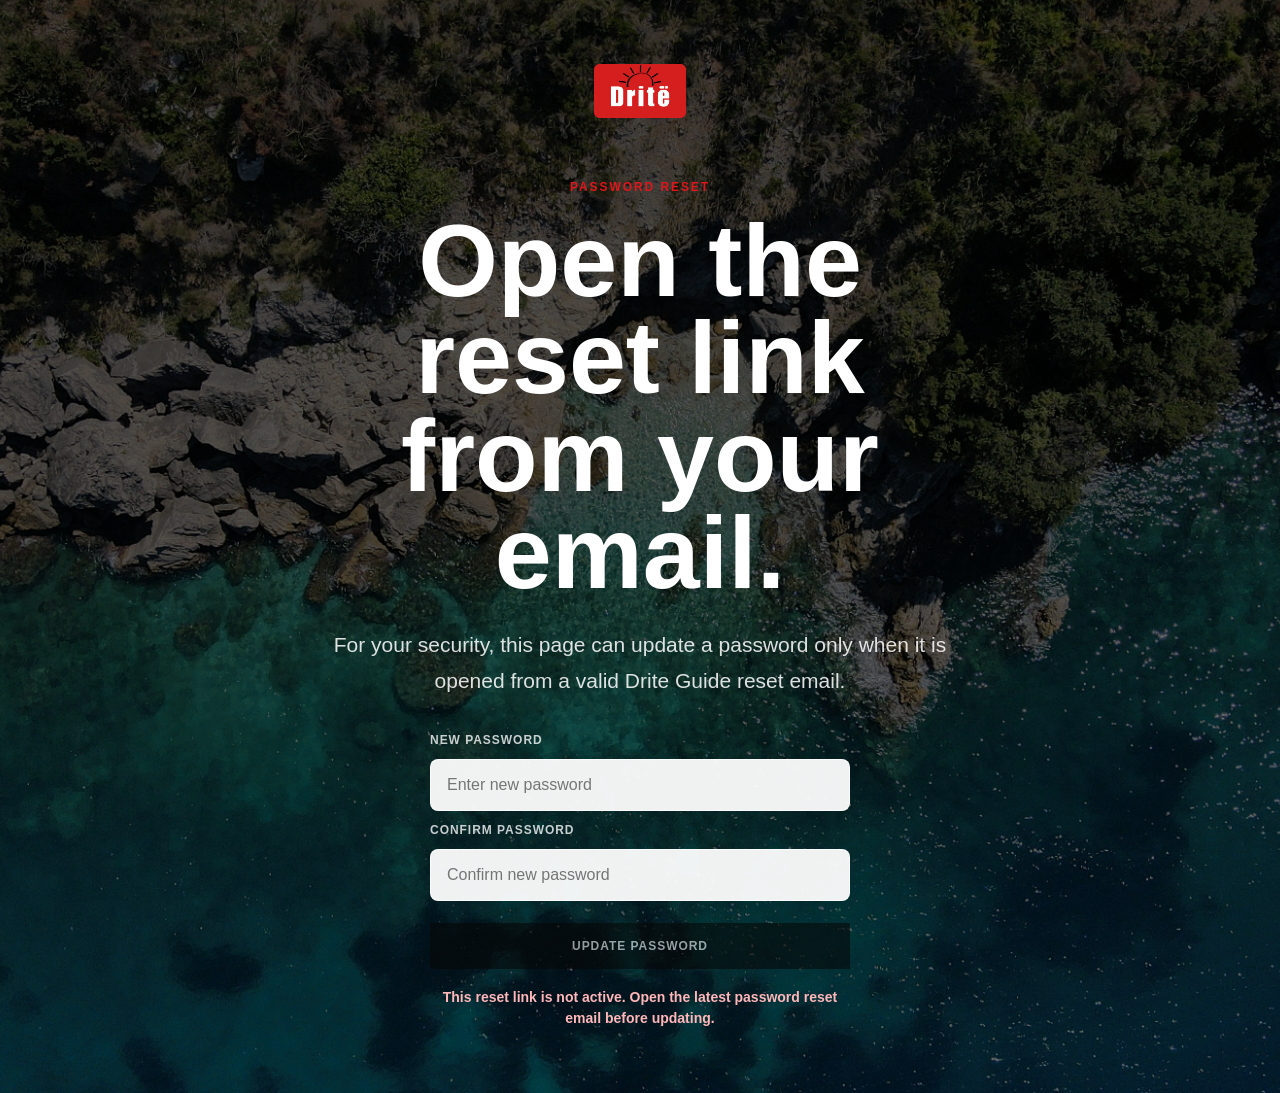
<file: reset-password.html>
<!DOCTYPE html>
<html lang="en">

<head>
    <meta charset="UTF-8" />
    <meta name="viewport" content="width=device-width, initial-scale=1.0" />
    <title>Password Reset | Drite Guide</title>
    <meta name="description" content="Reset your Drite Guide password securely." />
    <meta name="robots" content="noindex, nofollow" />
    <meta name="referrer" content="no-referrer" />
    <meta http-equiv="Content-Security-Policy"
        content="default-src 'self'; base-uri 'self'; object-src 'none'; frame-ancestors 'none'; form-action 'none'; img-src 'self' data:; style-src 'self' https://fonts.googleapis.com; font-src https://fonts.gstatic.com; script-src 'self'; connect-src 'self' https://djfcaaefzgcbevynlroc.supabase.co; upgrade-insecure-requests" />
    <link rel="stylesheet" href="styles.css" />
    <link rel="icon" type="img/png" href="./img/logo1.png">
</head>

<body class="verify-page">
    <main class="verify-shell">
        <section class="verify-panel reveal" aria-labelledby="reset-title">
            <a class="logo-brand verify-logo" href="index.html" aria-label="Drite Guide home">
                <img src="./img/logo1.png" alt="Drite Guide logo" />
            </a>

            <p class="eyebrow" data-reset-eyebrow>Password reset</p>
            <h1 id="reset-title" data-reset-title>Reset your password.</h1>
            <p class="lead" data-reset-lead>
                Enter a new password below. Once saved, you can use it to sign in to Drite Guide.
            </p>

            <form class="reset-form" data-reset-form novalidate>
                <label for="new-password">New password</label>
                <input id="new-password" name="password" type="password" minlength="8" autocomplete="new-password"
                    placeholder="Enter new password" required />

                <label for="confirm-password">Confirm password</label>
                <input id="confirm-password" name="confirm-password" type="password" minlength="8"
                    autocomplete="new-password" placeholder="Confirm new password" required />

                <button class="btn primary" type="submit" data-reset-submit disabled>Update password</button>
            </form>

            <p class="reset-message" data-reset-message role="status" aria-live="polite">Checking your reset link...</p>
        </section>
    </main>
    <script src="reset-password.js" defer></script>
</body>

</html>
</file>
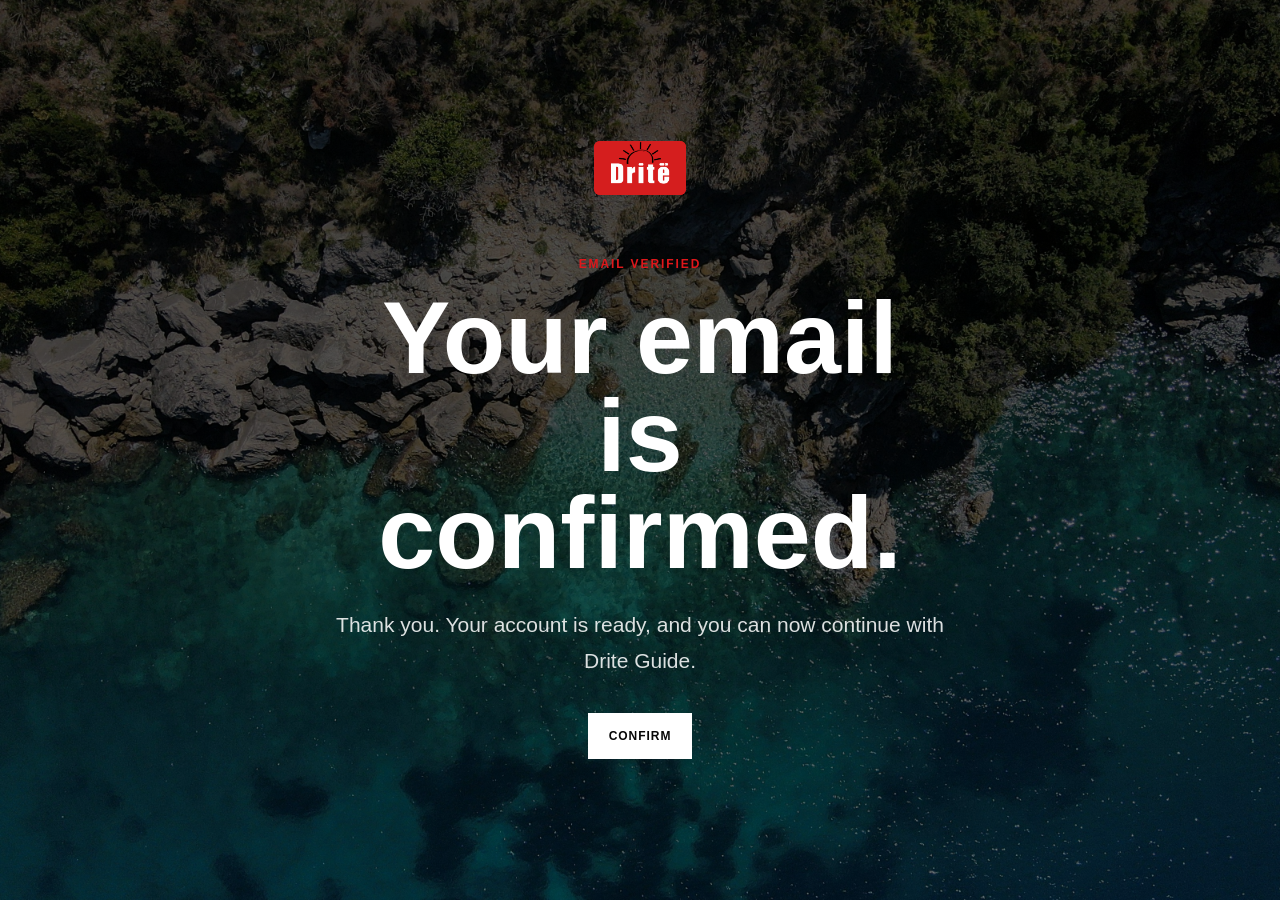
<file: verify-email.html>
<!DOCTYPE html>
<html lang="en">

<head>
    <meta charset="UTF-8" />
    <meta name="viewport" content="width=device-width, initial-scale=1.0" />
    <title>Email Verified | Drite Guide</title>
    <meta name="description" content="Your email was verified successfully in Drite Guide." />
    <meta name="robots" content="noindex, nofollow" />
    <meta name="referrer" content="no-referrer" />
    <meta http-equiv="Content-Security-Policy"
        content="default-src 'self'; base-uri 'self'; object-src 'none'; frame-ancestors 'none'; form-action 'none'; img-src 'self' data:; style-src 'self' https://fonts.googleapis.com; font-src https://fonts.gstatic.com; script-src 'self'; connect-src 'self'; upgrade-insecure-requests" />
    <link rel="stylesheet" href="styles.css" />
    <link rel="icon" type="img/png" href="./img/logo1.png">
</head>

<body class="verify-page">
    <main class="verify-shell">
        <section class="verify-panel reveal" aria-labelledby="verify-title">
            <a class="logo-brand verify-logo" href="index.html" aria-label="Drite Guide home">
                <img src="./img/logo1.png" alt="Drite Guide logo" />
            </a>

            <p class="eyebrow" data-verify-eyebrow>Email verified</p>
            <h1 id="verify-title" data-verify-title>Your email is confirmed.</h1>
            <p class="lead" data-verify-lead>
                Thank you. Your account is ready, and you can now continue with Drite Guide.
            </p>

            <div class="verify-actions">
                <a class="btn primary" href="index.html">Confirm</a>
            </div>
        </section>
    </main>
    <script src="verify-email.js" defer></script>
</body>

</html>
</file>
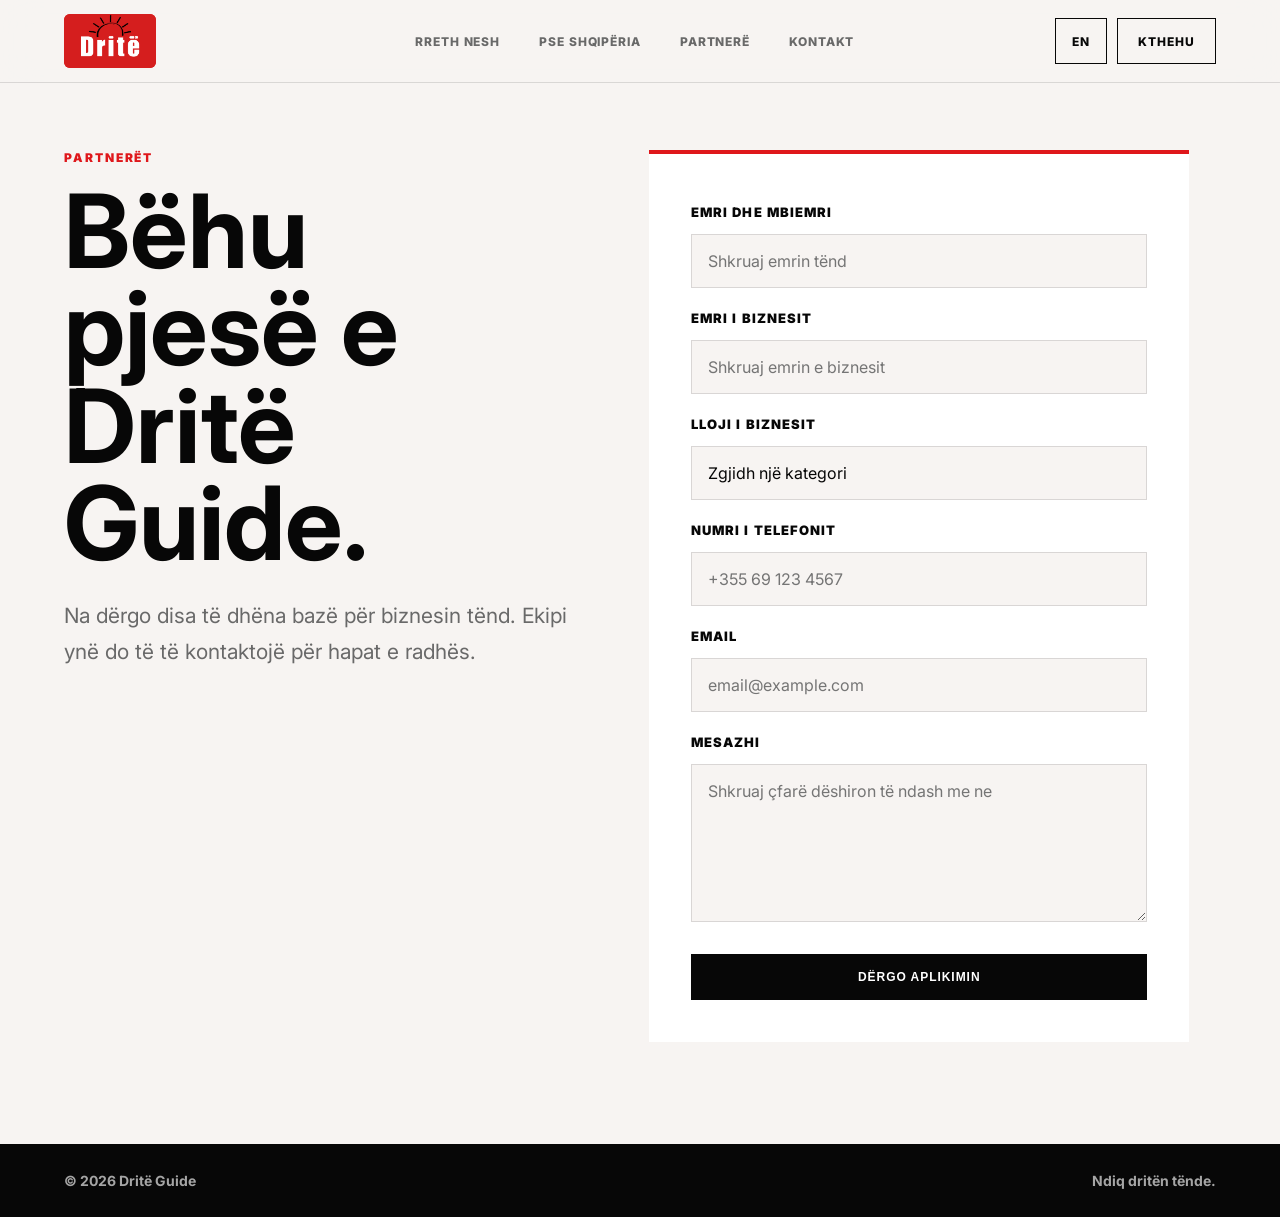
<file: src/partner.html>
<!DOCTYPE html>
<html lang="sq">

<head>
    <meta charset="UTF-8" />
    <meta name="viewport" content="width=device-width, initial-scale=1.0" />
    <title>Bëhu partner | Dritë Guide</title>
    <meta name="description" content="Apliko për ta bërë biznesin tënd pjesë të rrjetit Dritë Guide." />
    <link rel="stylesheet" href="styles.css" />
</head>

<body class="partner-page">
    <header class="navbar">
        <a class="brand logo-brand" href="index.html" aria-label="Dritë Guide home">
            <img src="./img/logo1.png" alt="Dritë Guide logo" />
        </a>

        <nav aria-label="Primary navigation">
            <a href="index.html#about" data-i18n="navAbout">Rreth nesh</a>
            <a href="index.html#why" data-i18n="navWhy">Pse Shqipëria</a>
            <a href="index.html#partners" data-i18n="navPartners">Partnerë</a>
            <a href="index.html#contact" data-i18n="navContact">Kontakt</a>
        </nav>

        <div class="nav-actions">
            <button class="lang-switch" type="button" aria-label="Switch language" data-lang-toggle>
                <span data-lang-label>EN</span>
            </button>
            <a class="nav-btn" href="index.html" data-i18n="backButton">Kthehu</a>
        </div>
    </header>

    <main>
        <section class="partner-hero">
            <div class="reveal">
                <p class="eyebrow" data-i18n="pageEyebrow">Partnerët</p>
                <h1 data-i18n="pageTitle">Bëhu pjesë e Dritë Guide.</h1>
                <p class="lead" data-i18n="pageLead">
                    Na dërgo disa të dhëna bazë për biznesin tënd. Ekipi ynë do të të kontaktojë për hapat e radhës.
                </p>
            </div>

            <form class="partner-form reveal delay-1" action="https://formsubmit.co/support@driteguide.com"
                method="post" accept-charset="UTF-8">
                <input type="hidden" name="_subject" value="Partner Application - Dritë Guide" />
                <input type="hidden" name="_template" value="table" />
                <input type="hidden" name="_captcha" value="true" />
                <input class="form-honeypot" type="text" name="_honey" tabindex="-1" autocomplete="off"
                    aria-hidden="true" />

                <label for="full-name" data-i18n="nameLabel">Emri dhe mbiemri</label>
                <input id="full-name" name="Full name" type="text" placeholder="Shkruaj emrin tënd"
                    data-i18n-placeholder="namePlaceholder" autocomplete="name" maxlength="120" required />

                <label for="business-name" data-i18n="businessLabel">Emri i biznesit</label>
                <input id="business-name" name="Business name" type="text" placeholder="Shkruaj emrin e biznesit"
                    data-i18n-placeholder="businessPlaceholder" autocomplete="organization" maxlength="140" required />

                <label for="business-type" data-i18n="typeLabel">Lloji i biznesit</label>
                <select id="business-type" name="Business type" required>
                    <option value="" data-i18n="typePlaceholder">Zgjidh një kategori</option>
                    <option value="Hotel" data-i18n="typeHotel">Hotel</option>
                    <option value="Restaurant" data-i18n="typeRestaurant">Restorant</option>
                    <option value="Coffee shop" data-i18n="typeCoffee">Kafene</option>
                    <option value="Bar" data-i18n="typeBar">Bar</option>
                    <option value="Other" data-i18n="typeOther">Tjetër</option>
                </select>

                <label for="phone-number" data-i18n="phoneLabel">Numri i telefonit</label>
                <input id="phone-number" name="Phone number" type="tel" placeholder="+355 69 123 4567"
                    data-i18n-placeholder="phonePlaceholder" autocomplete="tel" inputmode="tel" maxlength="32"
                    pattern="^[0-9+() .-]{7,32}$" required />

                <label for="email" data-i18n="emailLabel">Email</label>
                <input id="email" name="Email" type="email" placeholder="email@example.com"
                    data-i18n-placeholder="emailPlaceholder" autocomplete="email" maxlength="160" required />

                <label for="message" data-i18n="messageLabel">Mesazhi</label>
                <textarea id="message" name="Message" placeholder="Shkruaj çfarë dëshiron të ndash me ne"
                    data-i18n-placeholder="messagePlaceholder" maxlength="1200" rows="5" required></textarea>

                <button class="btn primary" type="submit" data-i18n="submitButton">Dërgo aplikimin</button>
            </form>
        </section>
    </main>

    <footer>
        <span data-i18n="footerBrand">© 2026 Dritë Guide</span>
        <span data-i18n="footerLine">Ndiq dritën tënde.</span>
    </footer>

    <script>
        const translations = {
            sq: {
                navAbout: "Rreth nesh",
                navWhy: "Pse Shqipëria",
                navPartners: "Partnerë",
                navContact: "Kontakt",
                backButton: "Kthehu",
                pageEyebrow: "Partnerët",
                pageTitle: "Bëhu pjesë e Dritë Guide.",
                pageLead: "Na dërgo disa të dhëna bazë për biznesin tënd. Ekipi ynë do të të kontaktojë për hapat e radhës.",
                nameLabel: "Emri dhe mbiemri",
                namePlaceholder: "Shkruaj emrin tënd",
                businessLabel: "Emri i biznesit",
                businessPlaceholder: "Shkruaj emrin e biznesit",
                typeLabel: "Lloji i biznesit",
                typePlaceholder: "Zgjidh një kategori",
                typeHotel: "Hotel",
                typeRestaurant: "Restorant",
                typeCoffee: "Kafene",
                typeBar: "Bar",
                typeOther: "Tjetër",
                phoneLabel: "Numri i telefonit",
                phonePlaceholder: "+355 69 123 4567",
                emailLabel: "Email",
                emailPlaceholder: "email@example.com",
                messageLabel: "Mesazhi",
                messagePlaceholder: "Shkruaj çfarë dëshiron të ndash me ne",
                submitButton: "Dërgo aplikimin",
                footerBrand: "© 2026 Dritë Guide",
                footerLine: "Ndiq dritën tënde."
            },
            en: {
                navAbout: "About",
                navWhy: "Why Albania",
                navPartners: "Partners",
                navContact: "Contact",
                backButton: "Back",
                pageEyebrow: "Partners",
                pageTitle: "Become part of Dritë Guide.",
                pageLead: "Send us a few basic details about your business. Our team will contact you with the next steps.",
                nameLabel: "Full name",
                namePlaceholder: "Enter your name",
                businessLabel: "Business name",
                businessPlaceholder: "Enter the business name",
                typeLabel: "Business type",
                typePlaceholder: "Choose a category",
                typeHotel: "Hotel",
                typeRestaurant: "Restaurant",
                typeCoffee: "Coffee shop",
                typeBar: "Bar",
                typeOther: "Other",
                phoneLabel: "Phone number",
                phonePlaceholder: "+355 69 123 4567",
                emailLabel: "Email",
                emailPlaceholder: "email@example.com",
                messageLabel: "Message",
                messagePlaceholder: "Write anything else you want to share",
                submitButton: "Send application",
                footerBrand: "© 2026 Dritë Guide",
                footerLine: "Follow your light."
            }
        };

        const languageButton = document.querySelector("[data-lang-toggle]");
        const languageLabel = document.querySelector("[data-lang-label]");

        function setLanguage(language) {
            document.documentElement.lang = language === "sq" ? "sq" : "en";
            document.querySelectorAll("[data-i18n]").forEach((element) => {
                const key = element.dataset.i18n;
                element.textContent = translations[language][key];
            });
            document.querySelectorAll("[data-i18n-placeholder]").forEach((element) => {
                const key = element.dataset.i18nPlaceholder;
                element.placeholder = translations[language][key];
            });
            languageLabel.textContent = language === "sq" ? "EN" : "SQ";
            localStorage.setItem("drite-language", language);
        }

        languageButton.addEventListener("click", () => {
            const nextLanguage = document.documentElement.lang === "sq" ? "en" : "sq";
            setLanguage(nextLanguage);
        });

        setLanguage(localStorage.getItem("drite-language") || "sq");

        const observer = new IntersectionObserver((entries) => {
            entries.forEach((entry) => {
                if (entry.isIntersecting) {
                    entry.target.classList.add("is-visible");
                    observer.unobserve(entry.target);
                }
            });
        }, { threshold: 0.18 });

        document.querySelectorAll(".reveal").forEach((element) => observer.observe(element));
    </script>
</body>

</html>
</file>
<file: styles.css>
@import url("https://fonts.googleapis.com/css2?family=Inter:wght@400;500;600;700;800;900&display=swap");

:root {
    --red: #df171b;
    --red-dark: #9f0d10;
    --black: #070707;
    --ink: #161616;
    --white: #ffffff;
    --paper: #f7f4f2;
    --muted: #696969;
    --line: rgba(7, 7, 7, 0.12);
    --line-light: rgba(255, 255, 255, 0.2);
}

* {
    box-sizing: border-box;
    margin: 0;
    padding: 0;
}

html {
    scroll-behavior: smooth;
}

body {
    background: var(--paper);
    color: var(--black);
    font-family: "Inter", Arial, sans-serif;
    overflow-x: hidden;
}

a {
    color: inherit;
    text-decoration: none;
}

img {
    display: block;
    max-width: 100%;
}

.navbar {
    align-items: center;
    background: rgba(247, 244, 242, 0.9);
    border-bottom: 1px solid var(--line);
    display: grid;
    gap: 24px;
    grid-template-columns: 150px 1fr auto;
    left: 0;
    padding: 14px clamp(20px, 5vw, 72px);
    position: fixed;
    right: 0;
    top: 0;
    z-index: 20;
    backdrop-filter: blur(18px);
}

.brand {
    align-items: center;
    display: flex;
    height: 58px;
}

.logo-brand {
    background: var(--red);
    border-radius: 6px;
    height: 54px;
    justify-content: center;
    overflow: hidden;
    width: 92px;
}

.logo-brand img {
    height: 100%;
    object-fit: cover;
    object-position: center;
    transform: scale(1.18);
    width: 100%;
}

nav {
    display: flex;
    gap: clamp(18px, 3vw, 42px);
    justify-content: center;
}

nav a,
.nav-btn,
.btn,
.lang-switch {
    font-size: 12px;
    font-weight: 800;
    letter-spacing: 0.08em;
    text-transform: uppercase;
}

nav a {
    color: var(--muted);
    transition: color 180ms ease;
}

nav a:hover {
    color: var(--red);
}

.nav-actions {
    align-items: center;
    display: flex;
    gap: 10px;
    justify-self: end;
}

.nav-btn,
.btn,
.lang-switch {
    align-items: center;
    background: transparent;
    border: 1px solid var(--black);
    color: var(--black);
    cursor: pointer;
    display: inline-flex;
    justify-content: center;
    min-height: 46px;
    padding: 0 20px;
    transition: background 180ms ease, color 180ms ease, border-color 180ms ease, transform 180ms ease;
}

.lang-switch {
    font-family: inherit;
    min-width: 52px;
    padding: 0 12px;
}

.nav-btn:hover,
.lang-switch:hover,
.btn.primary {
    background: var(--black);
    color: var(--white);
}

.btn.primary:hover {
    background: var(--red);
    border-color: var(--red);
    transform: translateY(-2px);
}

.btn.ghost {
    background: transparent;
}

.btn.ghost:hover {
    background: var(--white);
    transform: translateY(-2px);
}

.hero {
    align-items: center;
    display: grid;
    gap: clamp(36px, 6vw, 90px);
    grid-template-columns: minmax(0, 1fr);
    isolation: isolate;
    min-height: 92vh;
    padding: 130px clamp(20px, 5vw, 72px) 72px;
    position: relative;
}

.hero-copy {
    color: var(--white);
    max-width: 760px;
    position: relative;
    z-index: 2;
}

.eyebrow {
    color: var(--red);
    font-size: 12px;
    font-weight: 900;
    letter-spacing: 0.16em;
    margin-bottom: 18px;
    text-transform: uppercase;
}

.eyebrow.dark {
    color: var(--black);
}

h1,
h2 {
    font-size: clamp(46px, 8vw, 104px);
    letter-spacing: 0;
    line-height: 0.95;
}

h1 {
    max-width: 820px;
}

h2 {
    max-width: 900px;
}

.lead,
.section-body > p,
.business-copy > p,
.contact-copy > p,
.red-panel > p {
    color: var(--muted);
    font-size: clamp(17px, 2vw, 21px);
    line-height: 1.7;
}

.lead {
    margin-top: 26px;
    max-width: 650px;
}

.hero .lead {
    color: rgba(255, 255, 255, 0.88);
}

.hero-actions {
    display: flex;
    flex-wrap: wrap;
    gap: 14px;
    margin-top: 34px;
}

.hero .btn {
    border-color: rgba(255, 255, 255, 0.78);
    color: var(--white);
}

.hero .btn.primary {
    background: var(--white);
    border-color: var(--white);
    color: var(--black);
}

.hero .btn.primary:hover {
    background: var(--red);
    border-color: var(--red);
    color: var(--white);
}

.hero .btn.ghost:hover {
    background: rgba(255, 255, 255, 0.16);
    border-color: var(--white);
    color: var(--white);
}

.hero-mark {
    inset: 0;
    overflow: hidden;
    position: absolute;
    transform: none;
    transition: none;
    z-index: -2;
}

.hero-mark.reveal {
    opacity: 1;
    transform: none;
}

.hero-mark::after {
    background:
        linear-gradient(90deg, rgba(0, 0, 0, 0.76) 0%, rgba(0, 0, 0, 0.48) 42%, rgba(0, 0, 0, 0.2) 100%),
        linear-gradient(180deg, rgba(0, 0, 0, 0.34) 0%, rgba(0, 0, 0, 0.08) 44%, rgba(0, 0, 0, 0.42) 100%);
    content: "";
    inset: 0;
    position: absolute;
}

.hero-mark img {
    height: 100%;
    object-fit: cover;
    object-position: center 42%;
    width: 100%;
}

.section {
    padding: clamp(72px, 10vw, 130px) clamp(20px, 5vw, 72px);
}

.split {
    background: var(--white);
    border-top: 1px solid var(--line);
    display: grid;
    gap: clamp(36px, 6vw, 90px);
    grid-template-columns: 0.9fr 1.1fr;
}

.section-body {
    align-self: end;
}

.stats {
    display: grid;
    gap: 14px;
    grid-template-columns: repeat(3, 1fr);
    margin-top: 46px;
}

.stats div {
    align-items: center;
    background: var(--paper);
    border: 1px solid var(--line);
    border-radius: 8px;
    display: flex;
    flex-direction: column;
    justify-content: center;
    min-height: 138px;
    padding: 26px 18px;
    text-align: center;
}

.stats strong {
    display: block;
    font-size: clamp(22px, 2.4vw, 32px);
    line-height: 1;
}

.stats span {
    color: var(--muted);
    display: block;
    font-size: 13px;
    font-weight: 700;
    letter-spacing: 0.08em;
    margin-top: 12px;
    text-transform: uppercase;
}

.feature-band {
    background: var(--black);
    color: var(--white);
    display: grid;
    gap: 1px;
    grid-template-columns: repeat(3, 1fr);
    padding-bottom: clamp(72px, 8vw, 110px);
    padding-top: clamp(72px, 8vw, 110px);
}

.feature {
    border-left: 1px solid var(--line-light);
    min-height: 290px;
    padding: 10px clamp(24px, 3vw, 44px);
}

.feature:first-child {
    border-left: 0;
}

.feature span {
    color: var(--red);
    display: block;
    font-weight: 900;
    margin-bottom: 76px;
}

.feature h3,
.benefit h3,
.business-list h3 {
    font-size: clamp(22px, 2.2vw, 30px);
    line-height: 1.1;
}

.feature p,
.benefit p,
.business-list li {
    color: rgba(255, 255, 255, 0.68);
    line-height: 1.65;
    margin-top: 18px;
}

.red-panel {
    align-items: end;
    background: var(--red);
    color: var(--black);
    display: grid;
    gap: clamp(32px, 6vw, 80px);
    grid-template-columns: 1.1fr 0.9fr;
}

.red-panel > p {
    color: rgba(0, 0, 0, 0.72);
}

.business {
    background: var(--paper);
    display: grid;
    gap: clamp(40px, 6vw, 88px);
    grid-template-columns: 1fr minmax(300px, 460px);
}

.business-copy p {
    margin-top: 24px;
    max-width: 650px;
}

.business-copy .btn {
    margin-top: 34px;
}

.business-list {
    align-self: center;
    background: var(--black);
    color: var(--white);
    padding: clamp(28px, 4vw, 44px);
}

.business-list ul {
    list-style: none;
    margin-top: 18px;
}

.business-list li {
    border-top: 1px solid var(--line-light);
    margin-top: 0;
    padding: 15px 0;
}

.benefits {
    background: var(--white);
}

.benefit-grid {
    display: grid;
    gap: 1px;
    grid-template-columns: repeat(3, 1fr);
    margin-top: 48px;
}

.benefit {
    border-top: 2px solid var(--black);
    padding: 28px 30px 10px 0;
}

.benefit p {
    color: var(--muted);
}

.contact-page {
    min-height: 100vh;
}

.contact-hero {
    align-items: start;
    display: grid;
    gap: clamp(36px, 6vw, 88px);
    grid-template-columns: minmax(0, 0.95fr) minmax(320px, 540px);
    min-height: calc(100vh - 78px);
    padding: 150px clamp(20px, 5vw, 72px) clamp(72px, 8vw, 110px);
}

.contact-details {
    background: var(--black);
    border-top: 4px solid var(--red);
    display: grid;
    padding: clamp(18px, 3vw, 28px);
}

.contact-method {
    border-bottom: 1px solid var(--line-light);
    color: var(--white);
    display: grid;
    gap: 10px;
    padding: 22px clamp(8px, 1.8vw, 18px);
    transition: background 180ms ease, color 180ms ease;
}

.contact-method:first-child {
    padding-top: 8px;
}

.contact-method:last-child {
    border-bottom: 0;
    padding-bottom: 8px;
}

a.contact-method:hover {
    background: rgba(223, 23, 27, 0.18);
}

.contact-method span {
    color: rgba(255, 255, 255, 0.58);
    font-size: 12px;
    font-weight: 900;
    letter-spacing: 0.12em;
    text-transform: uppercase;
}

.contact-method strong {
    color: var(--white);
    font-size: clamp(19px, 2vw, 26px);
    line-height: 1.2;
    overflow-wrap: anywhere;
}

.verify-page {
    background:
        linear-gradient(180deg, rgba(0, 0, 0, 0.68) 0%, rgba(0, 0, 0, 0.5) 100%),
        url("./img/albo.jpg") center 42% / cover no-repeat;
    min-height: 100vh;
}

.verify-shell {
    align-items: center;
    display: grid;
    justify-items: center;
    min-height: 100vh;
    padding: clamp(28px, 5vw, 72px);
    text-align: center;
}

.verify-panel {
    align-items: center;
    color: var(--white);
    display: flex;
    flex-direction: column;
    margin: 0 auto;
    max-width: 620px;
    text-align: center;
    width: min(100%, 620px);
}

.verify-logo {
    align-items: center;
    display: flex;
    justify-content: center;
    margin: 0 auto clamp(34px, 6vw, 62px);
}

.verify-panel .lead {
    color: rgba(255, 255, 255, 0.86);
    margin-left: auto;
    margin-right: auto;
}

.verify-actions {
    align-items: center;
    display: flex;
    flex-wrap: wrap;
    gap: 14px;
    justify-content: center;
    margin-top: 34px;
}

.verify-actions .btn.primary {
    background: var(--white);
    border-color: var(--white);
    color: var(--black);
}

.verify-actions .btn.primary:hover {
    background: var(--red);
    border-color: var(--red);
    color: var(--white);
}

.reset-form {
    display: grid;
    gap: 12px;
    margin-top: 34px;
    max-width: 420px;
    text-align: left;
    width: 100%;
}

.reset-form label {
    color: rgba(255, 255, 255, 0.78);
    font-size: 12px;
    font-weight: 900;
    letter-spacing: 0.08em;
    text-transform: uppercase;
}

.reset-form input {
    background: rgba(255, 255, 255, 0.94);
    border: 1px solid rgba(255, 255, 255, 0.72);
    border-radius: 8px;
    color: var(--black);
    font: inherit;
    min-height: 52px;
    padding: 0 16px;
    width: 100%;
}

.reset-form input:focus {
    border-color: var(--white);
    outline: 3px solid rgba(223, 23, 27, 0.42);
}

.reset-form input[aria-invalid="true"] {
    border-color: #ffb7b9;
}

.reset-form button:disabled {
    cursor: not-allowed;
    opacity: 0.58;
}

.reset-form input:disabled {
    opacity: 0.58;
}

.reset-form button {
    margin-top: 10px;
    width: 100%;
}

.reset-message {
    color: rgba(255, 255, 255, 0.78);
    font-size: 14px;
    font-weight: 700;
    line-height: 1.5;
    margin-top: 18px;
    max-width: 420px;
}

.reset-message[data-status="error"] {
    color: #ffb7b9;
}

.reset-message[data-status="success"] {
    color: #c5f2d0;
}

footer {
    align-items: center;
    background: var(--black);
    color: rgba(255, 255, 255, 0.64);
    display: flex;
    font-size: 14px;
    font-weight: 700;
    justify-content: space-between;
    padding: 28px clamp(20px, 5vw, 72px);
}

.reveal {
    opacity: 0;
    transform: translateY(28px);
    transition: opacity 700ms ease, transform 700ms ease;
}

.reveal.is-visible {
    opacity: 1;
    transform: translateY(0);
}

.delay-1 {
    transition-delay: 120ms;
}

.delay-2 {
    transition-delay: 220ms;
}

@media (prefers-reduced-motion: reduce) {
    html {
        scroll-behavior: auto;
    }

    .reveal,
    .reveal.is-visible {
        opacity: 1;
        transform: none;
        transition: none;
    }
}

@media (max-width: 980px) {
    .navbar {
        grid-template-columns: 120px 1fr auto;
    }

    nav {
        justify-content: flex-end;
    }

    .hero,
    .split,
    .red-panel,
    .business,
    .contact-hero {
        grid-template-columns: 1fr;
    }

    .hero {
        padding-top: 118px;
    }

    .contact-hero {
        padding-top: 128px;
    }

    .feature-band,
    .benefit-grid {
        grid-template-columns: 1fr;
    }

    .feature {
        border-left: 0;
        border-top: 1px solid var(--line-light);
        min-height: 0;
        padding: 34px 0;
    }

    .feature:first-child {
        border-top: 0;
    }

    .feature span {
        margin-bottom: 32px;
    }
}

@media (max-width: 720px) {
    .navbar {
        display: flex;
        justify-content: space-between;
        padding: 12px 18px;
    }

    .brand {
        height: 52px;
    }

    .logo-brand {
        height: 48px;
        width: 78px;
    }

    nav {
        display: none;
    }

    .lang-switch {
        min-height: 42px;
    }

    h1,
    h2 {
        font-size: clamp(40px, 14vw, 64px);
    }

    .hero {
        min-height: 84vh;
        padding-bottom: 54px;
    }

    .hero-actions,
    .btn {
        width: 100%;
    }

    .verify-actions .btn {
        width: auto;
    }

    .stats {
        grid-template-columns: 1fr;
    }

    .stats div {
        min-height: 116px;
    }

    footer {
        align-items: flex-start;
        flex-direction: column;
        gap: 8px;
    }
}
</file>
<file: src/styles.css>
@import url("https://fonts.googleapis.com/css2?family=Inter:wght@400;500;600;700;800;900&display=swap");

:root {
    --red: #df171b;
    --red-dark: #9f0d10;
    --black: #070707;
    --ink: #161616;
    --white: #ffffff;
    --paper: #f7f4f2;
    --muted: #696969;
    --line: rgba(7, 7, 7, 0.12);
    --line-light: rgba(255, 255, 255, 0.2);
}

* {
    box-sizing: border-box;
    margin: 0;
    padding: 0;
}

html {
    scroll-behavior: smooth;
}

body {
    background: var(--paper);
    color: var(--black);
    font-family: "Inter", Arial, sans-serif;
    overflow-x: hidden;
}

a {
    color: inherit;
    text-decoration: none;
}

img {
    display: block;
    max-width: 100%;
}

.navbar {
    align-items: center;
    background: rgba(247, 244, 242, 0.9);
    border-bottom: 1px solid var(--line);
    display: grid;
    gap: 24px;
    grid-template-columns: 150px 1fr auto;
    left: 0;
    padding: 14px clamp(20px, 5vw, 72px);
    position: fixed;
    right: 0;
    top: 0;
    z-index: 20;
    backdrop-filter: blur(18px);
}

.brand {
    align-items: center;
    display: flex;
    height: 58px;
}

.logo-brand {
    background: var(--red);
    border-radius: 6px;
    height: 54px;
    justify-content: center;
    overflow: hidden;
    width: 92px;
}

.logo-brand img {
    height: 100%;
    object-fit: cover;
    object-position: center;
    transform: scale(1.18);
    width: 100%;
}

nav {
    display: flex;
    gap: clamp(18px, 3vw, 42px);
    justify-content: center;
}

nav a,
.nav-btn,
.btn,
.lang-switch {
    font-size: 12px;
    font-weight: 800;
    letter-spacing: 0.08em;
    text-transform: uppercase;
}

nav a {
    color: var(--muted);
    transition: color 180ms ease;
}

nav a:hover {
    color: var(--red);
}

.nav-actions {
    align-items: center;
    display: flex;
    gap: 10px;
    justify-self: end;
}

.nav-btn,
.btn,
.lang-switch {
    align-items: center;
    background: transparent;
    border: 1px solid var(--black);
    color: var(--black);
    cursor: pointer;
    display: inline-flex;
    justify-content: center;
    min-height: 46px;
    padding: 0 20px;
    transition: background 180ms ease, color 180ms ease, border-color 180ms ease, transform 180ms ease;
}

.lang-switch {
    font-family: inherit;
    min-width: 52px;
    padding: 0 12px;
}

.nav-btn:hover,
.lang-switch:hover,
.btn.primary {
    background: var(--black);
    color: var(--white);
}

.btn.primary:hover {
    background: var(--red);
    border-color: var(--red);
    transform: translateY(-2px);
}

.btn.ghost {
    background: transparent;
}

.btn.ghost:hover {
    background: var(--white);
    transform: translateY(-2px);
}

.hero {
    align-items: center;
    display: grid;
    gap: clamp(36px, 6vw, 90px);
    grid-template-columns: minmax(0, 1.05fr) minmax(320px, 0.95fr);
    min-height: 100vh;
    padding: 130px clamp(20px, 5vw, 72px) 72px;
}

.hero-copy {
    max-width: 760px;
}

.eyebrow {
    color: var(--red);
    font-size: 12px;
    font-weight: 900;
    letter-spacing: 0.16em;
    margin-bottom: 18px;
    text-transform: uppercase;
}

.eyebrow.dark {
    color: var(--black);
}

h1,
h2 {
    font-size: clamp(46px, 8vw, 104px);
    letter-spacing: 0;
    line-height: 0.95;
}

h1 {
    max-width: 820px;
}

h2 {
    max-width: 900px;
}

.lead,
.section-body > p,
.partner-copy > p,
.red-panel > p {
    color: var(--muted);
    font-size: clamp(17px, 2vw, 21px);
    line-height: 1.7;
}

.lead {
    margin-top: 26px;
    max-width: 650px;
}

.hero-actions {
    display: flex;
    flex-wrap: wrap;
    gap: 14px;
    margin-top: 34px;
}

.hero-mark {
    align-items: center;
    aspect-ratio: 1;
    background: var(--red);
    border-radius: 8px;
    display: flex;
    justify-content: center;
    margin-inline: auto;
    max-width: 540px;
    overflow: hidden;
    width: min(100%, 540px);
}

.hero-mark img {
    height: 100%;
    object-fit: cover;
    object-position: center;
    width: 100%;
}

.section {
    padding: clamp(72px, 10vw, 130px) clamp(20px, 5vw, 72px);
}

.split {
    background: var(--white);
    border-top: 1px solid var(--line);
    display: grid;
    gap: clamp(36px, 6vw, 90px);
    grid-template-columns: 0.9fr 1.1fr;
}

.section-body {
    align-self: end;
}

.stats {
    display: grid;
    gap: 14px;
    grid-template-columns: repeat(3, 1fr);
    margin-top: 46px;
}

.stats div {
    align-items: center;
    background: var(--paper);
    border: 1px solid var(--line);
    border-radius: 8px;
    display: flex;
    flex-direction: column;
    justify-content: center;
    min-height: 138px;
    padding: 26px 18px;
    text-align: center;
}

.stats strong {
    display: block;
    font-size: clamp(22px, 2.4vw, 32px);
    line-height: 1;
}

.stats span {
    color: var(--muted);
    display: block;
    font-size: 13px;
    font-weight: 700;
    letter-spacing: 0.08em;
    margin-top: 12px;
    text-transform: uppercase;
}

.feature-band {
    background: var(--black);
    color: var(--white);
    display: grid;
    gap: 1px;
    grid-template-columns: repeat(3, 1fr);
    padding-bottom: clamp(72px, 8vw, 110px);
    padding-top: clamp(72px, 8vw, 110px);
}

.feature {
    border-left: 1px solid var(--line-light);
    min-height: 290px;
    padding: 10px clamp(24px, 3vw, 44px);
}

.feature:first-child {
    border-left: 0;
}

.feature span {
    color: var(--red);
    display: block;
    font-weight: 900;
    margin-bottom: 76px;
}

.feature h3,
.benefit h3,
.partner-list h3 {
    font-size: clamp(22px, 2.2vw, 30px);
    line-height: 1.1;
}

.feature p,
.benefit p,
.partner-list li {
    color: rgba(255, 255, 255, 0.68);
    line-height: 1.65;
    margin-top: 18px;
}

.red-panel {
    align-items: end;
    background: var(--red);
    color: var(--black);
    display: grid;
    gap: clamp(32px, 6vw, 80px);
    grid-template-columns: 1.1fr 0.9fr;
}

.red-panel > p {
    color: rgba(0, 0, 0, 0.72);
}

.partners {
    background: var(--paper);
    display: grid;
    gap: clamp(40px, 6vw, 88px);
    grid-template-columns: 1fr minmax(300px, 460px);
}

.partner-copy p {
    margin-top: 24px;
    max-width: 650px;
}

.partner-copy .btn {
    margin-top: 34px;
}

.partner-list {
    align-self: center;
    background: var(--black);
    color: var(--white);
    padding: clamp(28px, 4vw, 44px);
}

.partner-list ul {
    list-style: none;
    margin-top: 18px;
}

.partner-list li {
    border-top: 1px solid var(--line-light);
    margin-top: 0;
    padding: 15px 0;
}

.benefits {
    background: var(--white);
}

.benefit-grid {
    display: grid;
    gap: 1px;
    grid-template-columns: repeat(3, 1fr);
    margin-top: 48px;
}

.benefit {
    border-top: 2px solid var(--black);
    padding: 28px 30px 10px 0;
}

.benefit p {
    color: var(--muted);
}

.contact {
    align-items: end;
    background: var(--red);
    color: var(--black);
    display: grid;
    gap: clamp(32px, 6vw, 80px);
    grid-template-columns: 1fr minmax(280px, 420px);
    padding: clamp(72px, 10vw, 130px) clamp(20px, 5vw, 72px);
}

.contact-card {
    background: var(--black);
    color: var(--white);
    display: grid;
    gap: 1px;
    padding: 10px 0;
}

.contact-card a,
.contact-card span {
    border-bottom: 1px solid var(--line-light);
    color: var(--white);
    display: block;
    font-weight: 800;
    padding: 18px 24px;
    word-break: break-word;
}

.contact-card span {
    border-bottom: 0;
}

.partner-page {
    min-height: 100vh;
}

.partner-hero {
    align-items: start;
    display: grid;
    gap: clamp(36px, 6vw, 88px);
    grid-template-columns: minmax(0, 0.95fr) minmax(320px, 540px);
    min-height: calc(100vh - 78px);
    padding: 150px clamp(20px, 5vw, 72px) clamp(72px, 8vw, 110px);
}

.partner-form {
    background: var(--white);
    border-top: 4px solid var(--red);
    display: grid;
    gap: 14px;
    padding: clamp(24px, 4vw, 42px);
}

.partner-form label {
    font-size: 13px;
    font-weight: 900;
    letter-spacing: 0.08em;
    margin-top: 8px;
    text-transform: uppercase;
}

.partner-form input,
.partner-form select,
.partner-form textarea {
    appearance: none;
    background: var(--paper);
    border: 1px solid var(--line);
    color: var(--black);
    font: inherit;
    min-height: 54px;
    padding: 0 16px;
    width: 100%;
}

.partner-form textarea {
    line-height: 1.6;
    min-height: 140px;
    padding: 14px 16px;
    resize: vertical;
}

.partner-form input:focus,
.partner-form select:focus,
.partner-form textarea:focus {
    border-color: var(--red);
    outline: 2px solid rgba(223, 23, 27, 0.16);
}

.form-honeypot {
    display: none;
}

.partner-form button {
    margin-top: 18px;
}

footer {
    align-items: center;
    background: var(--black);
    color: rgba(255, 255, 255, 0.64);
    display: flex;
    font-size: 14px;
    font-weight: 700;
    justify-content: space-between;
    padding: 28px clamp(20px, 5vw, 72px);
}

.reveal {
    opacity: 0;
    transform: translateY(28px);
    transition: opacity 700ms ease, transform 700ms ease;
}

.reveal.is-visible {
    opacity: 1;
    transform: translateY(0);
}

.delay-1 {
    transition-delay: 120ms;
}

.delay-2 {
    transition-delay: 220ms;
}

@media (prefers-reduced-motion: reduce) {
    html {
        scroll-behavior: auto;
    }

    .reveal,
    .reveal.is-visible {
        opacity: 1;
        transform: none;
        transition: none;
    }
}

@media (max-width: 980px) {
    .navbar {
        grid-template-columns: 120px 1fr auto;
    }

    nav {
        justify-content: flex-end;
    }

    .hero,
    .split,
    .red-panel,
    .partners,
    .contact,
    .partner-hero {
        grid-template-columns: 1fr;
    }

    .hero {
        padding-top: 118px;
    }

    .hero-mark {
        justify-self: start;
        max-width: 380px;
    }

    .partner-hero {
        padding-top: 128px;
    }

    .feature-band,
    .benefit-grid {
        grid-template-columns: 1fr;
    }

    .feature {
        border-left: 0;
        border-top: 1px solid var(--line-light);
        min-height: 0;
        padding: 34px 0;
    }

    .feature:first-child {
        border-top: 0;
    }

    .feature span {
        margin-bottom: 32px;
    }
}

@media (max-width: 720px) {
    .navbar {
        display: flex;
        justify-content: space-between;
        padding: 12px 18px;
    }

    .brand {
        height: 52px;
    }

    .logo-brand {
        height: 48px;
        width: 78px;
    }

    nav {
        display: none;
    }

    .lang-switch {
        min-height: 42px;
    }

    h1,
    h2 {
        font-size: clamp(40px, 14vw, 64px);
    }

    .hero {
        min-height: auto;
        padding-bottom: 54px;
    }

    .hero-actions,
    .btn {
        width: 100%;
    }

    .stats {
        grid-template-columns: 1fr;
    }

    .stats div {
        min-height: 116px;
    }

    footer {
        align-items: flex-start;
        flex-direction: column;
        gap: 8px;
    }
}
</file>
